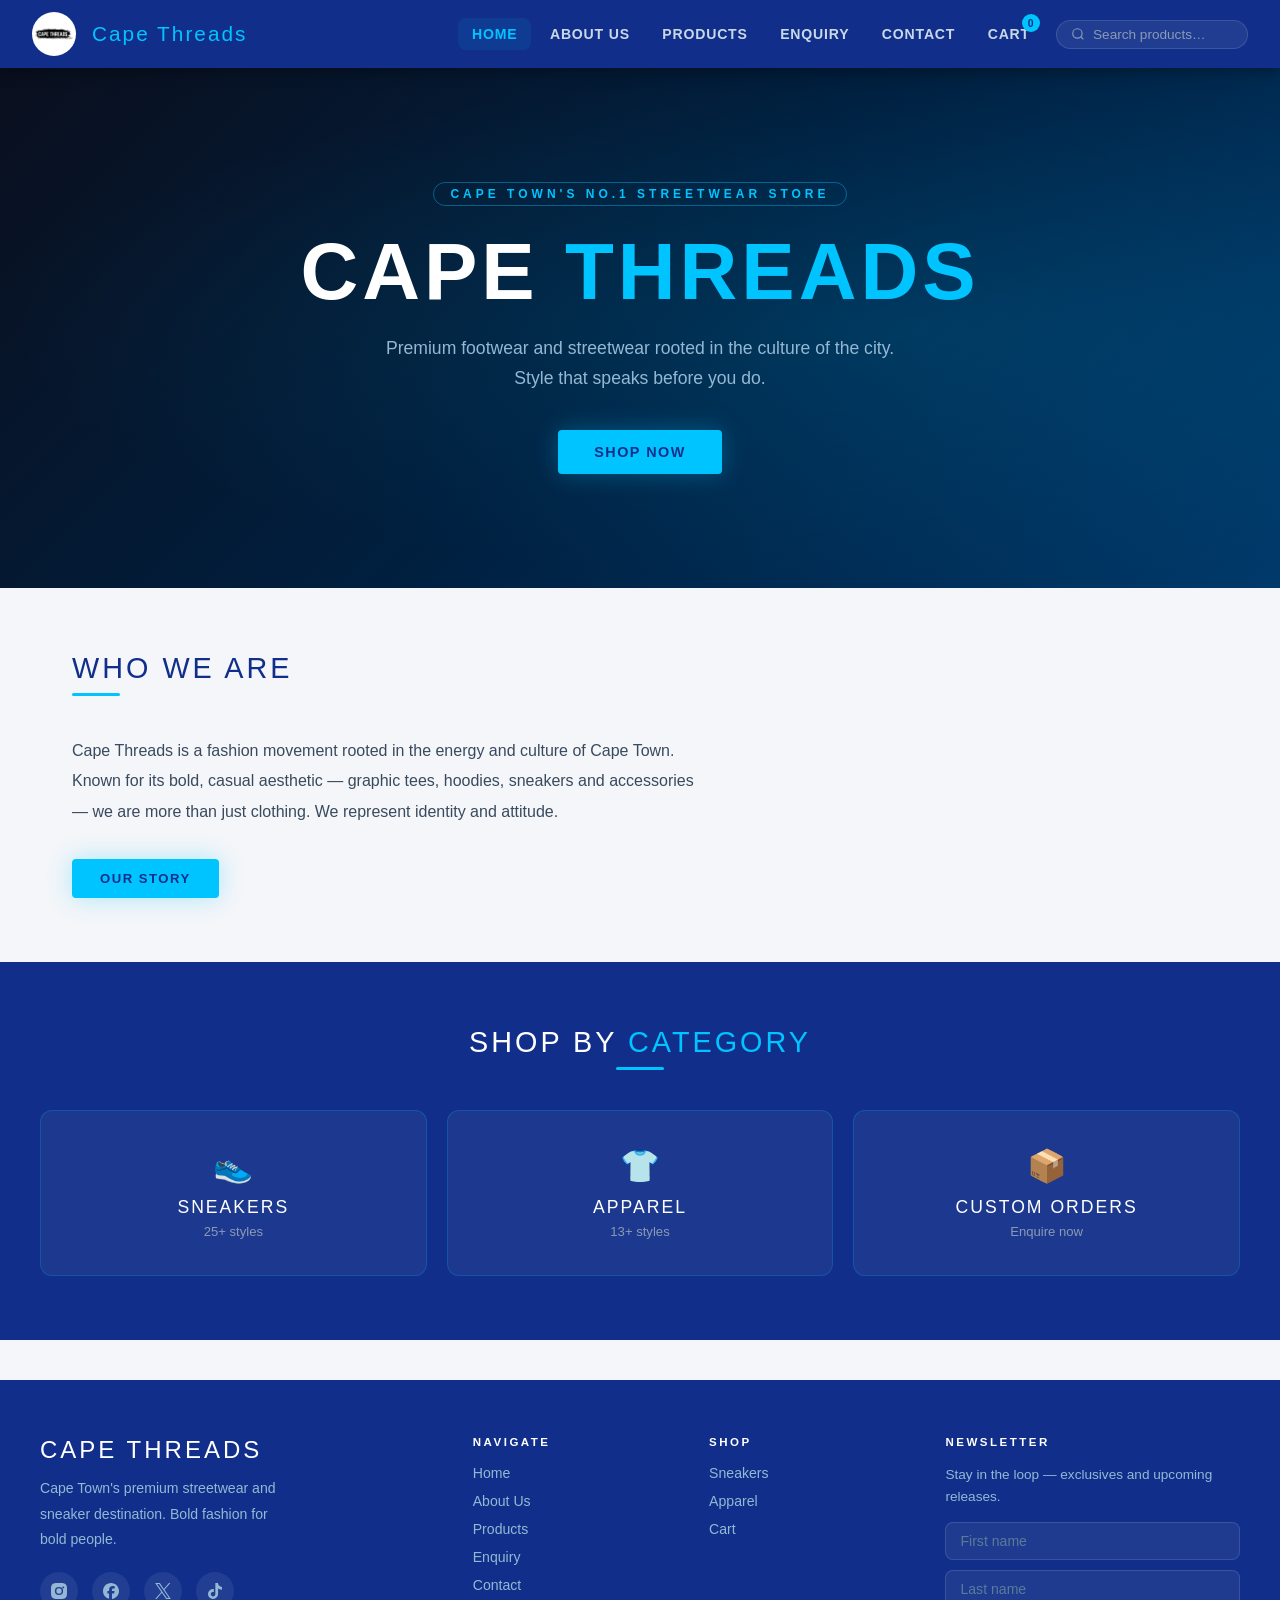
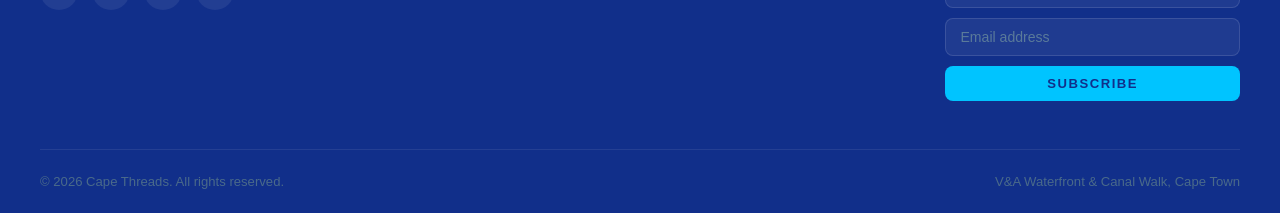
<file: index.html>
<!DOCTYPE html>
<html lang="en">
<head>
    <meta charset="UTF-8">
    <meta name="viewport" content="width=device-width, initial-scale=1.0">
    <title>Home Page  — Cape Threads</title>
    <link rel="stylesheet" href="style.css">
</head>
<body>
<!-- ===== HEADER ===== -->
<header>
  <div id="navbar">
    <img src="Images/logo.jpg" alt="Cape Threads Logo" class="logo">
    <span class="brand-name">Cape Threads</span>
    <div class="nav-links" id="navLinks">
      <a href="index.html" class="active">Home</a>
      <a href="Aboutus.html">About Us</a>
      <a href="Products.html">Products</a>
      <a href="Enquiry.html">Enquiry</a>
      <a href="Contactus.html">Contact</a>
      <a href="checkout.html" class="cart-link">Cart <span class="cart-badge" id="cartCount">0</span></a>
    </div>
    <div class="nav-search">
      <svg width="14" height="14" fill="none" stroke="currentColor" stroke-width="2" viewBox="0 0 24 24"><circle cx="11" cy="11" r="8"/><path d="m21 21-4.35-4.35"/></svg>
      <input type="text" placeholder="Search products…" id="globalSearch">
    </div>
    <div class="hamburger" id="hamburger" onclick="toggleMenu()">
      <span></span><span></span><span></span>
    </div>
  </div>
</header>

<!-- ===== HERO ===== -->
<main>
  <section class="hero">
    <div class="hero-bg"></div>
    <div class="hero-content">
      <span class="hero-eyebrow">Cape Town's No.1 Streetwear Store</span>
      <h1>Cape <span>Threads</span></h1>
      <p>Premium footwear and streetwear rooted in the culture of the city. Style that speaks before you do.</p>
      <a href="Products.html" class="btn-primary">Shop Now</a>
    </div>
  </section>

  <!-- ===== INTRO ===== -->
  <section class="section">
    <div class="section-title">Who We Are</div>
    <div class="section-divider"></div>
    <p style="max-width:640px; line-height:1.9; color:#3a4a5e; font-size:1rem;">
      Cape Threads is a fashion movement rooted in the energy and culture of Cape Town.
      Known for its bold, casual aesthetic — graphic tees, hoodies, sneakers and accessories —
      we are more than just clothing. We represent identity and attitude.
    </p>
    <div style="margin-top:32px;">
      <a href="Aboutus.html" class="btn-primary" style="font-size:0.82rem; padding:12px 28px;">Our Story</a>
    </div>
  </section>

  <!-- ===== FEATURED CATEGORIES ===== -->
  <section style="background: var(--navy); padding: 64px 32px;">
    <div style="max-width:1200px; margin:0 auto; text-align:center;">
      <div class="section-title" style="color:var(--white);">Shop by <span style="color:var(--accent);">Category</span></div>
      <div class="section-divider" style="margin: 8px auto 40px;"></div>
      <div style="display:grid; grid-template-columns:repeat(auto-fit,minmax(200px,1fr)); gap:20px;">
        <a href="Products.html#sneakers" style="background:rgba(255,255,255,0.05); border:1px solid rgba(0,196,255,0.2); border-radius:12px; padding:36px 20px; color:var(--white); transition:all 0.25s ease; display:block;" onmouseover="this.style.background='rgba(0,196,255,0.12)'" onmouseout="this.style.background='rgba(255,255,255,0.05)'">
          <div style="font-size:2rem; margin-bottom:12px;">👟</div>
          <div style="font-family:var(--font-display); font-size:1.1rem; letter-spacing:2px; text-transform:uppercase;">Sneakers</div>
          <div style="color:var(--grey); font-size:0.82rem; margin-top:6px;">25+ styles</div>
        </a>
        <a href="Products.html#apparel" style="background:rgba(255,255,255,0.05); border:1px solid rgba(0,196,255,0.2); border-radius:12px; padding:36px 20px; color:var(--white); transition:all 0.25s ease; display:block;" onmouseover="this.style.background='rgba(0,196,255,0.12)'" onmouseout="this.style.background='rgba(255,255,255,0.05)'">
          <div style="font-size:2rem; margin-bottom:12px;">👕</div>
          <div style="font-family:var(--font-display); font-size:1.1rem; letter-spacing:2px; text-transform:uppercase;">Apparel</div>
          <div style="color:var(--grey); font-size:0.82rem; margin-top:6px;">13+ styles</div>
        </a>
        <a href="Enquiry.html" style="background:rgba(255,255,255,0.05); border:1px solid rgba(0,196,255,0.2); border-radius:12px; padding:36px 20px; color:var(--white); transition:all 0.25s ease; display:block;" onmouseover="this.style.background='rgba(0,196,255,0.12)'" onmouseout="this.style.background='rgba(255,255,255,0.05)'">
          <div style="font-size:2rem; margin-bottom:12px;">📦</div>
          <div style="font-family:var(--font-display); font-size:1.1rem; letter-spacing:2px; text-transform:uppercase;">Custom Orders</div>
          <div style="color:var(--grey); font-size:0.82rem; margin-top:6px;">Enquire now</div>
        </a>
      </div>
    </div>
  </section>
</main>

<!-- ===== FOOTER ===== -->
<footer>
  <div class="footer-grid">
    <div class="footer-brand">
      <div class="logo-text">Cape Threads</div>
      <p>Cape Town's premium streetwear and sneaker destination. Bold fashion for bold people.</p>
      <div class="social-links">
        <a href="#" aria-label="Instagram"><svg viewBox="0 0 24 24"><path d="M7.03.084c-1.277.06-2.149.264-2.911.563C3.33.955 2.661 1.369 1.996 2.036 1.33 2.703.92 3.372.615 4.163.32 4.926.12 5.8.063 7.077.007 8.355-.006 8.765 0 12.025c.006 3.258.021 3.667.083 4.947.062 1.276.265 2.148.563 2.911.308.788.72 1.457 1.388 2.122.668.666 1.337 1.075 2.128 1.38.763.295 1.636.496 2.913.552 1.278.056 1.688.069 4.948.063 3.258-.007 3.667-.021 4.947-.083 1.28-.061 2.148-.265 2.91-.563.789-.308 1.457-.72 2.122-1.388.666-.668 1.075-1.337 1.38-2.128.295-.763.495-1.636.552-2.913.056-1.28.069-1.69.063-4.948-.007-3.259-.021-3.667-.083-4.947-.061-1.28-.265-2.149-.563-2.911-.308-.789-.72-1.457-1.388-2.122C21.298 1.33 20.628.921 19.837.617 19.074.321 18.2.12 16.924.064 15.647.007 15.236-.006 11.976 0 8.717.006 8.31.021 7.03.084M12 5.838a6.162 6.162 0 1 1 0 12.324 6.162 6.162 0 0 1 0-12.324M12 8a4 4 0 1 0 0 8 4 4 0 0 0 0-8m6.406-2.845a1.44 1.44 0 1 1 0 2.88 1.44 1.44 0 0 1 0-2.88"/></svg></a>
        <a href="#" aria-label="Facebook"><svg viewBox="0 0 24 24"><path d="M9.101 23.691v-7.98H6.627v-3.667h2.474v-1.58c0-4.085 1.848-5.978 5.858-5.978.401 0 .955.042 1.468.103a8.68 8.68 0 0 1 1.141.195v3.325a8.623 8.623 0 0 0-.653-.036 26.805 26.805 0 0 0-.733-.009c-.707 0-1.259.096-1.675.309a1.686 1.686 0 0 0-.679.622c-.258.42-.374.995-.374 1.752v1.297h3.919l-.386 2.103-.287 1.564h-3.246v8.245C19.396 23.238 24 18.179 24 12.044c0-6.627-5.373-12-12-12s-12 5.373-12 12c0 5.628 3.874 10.35 9.101 11.647Z"/></svg></a>
        <a href="#" aria-label="X/Twitter"><svg viewBox="0 0 24 24"><path d="M14.234 10.162 22.977 0h-2.072l-7.591 8.824L7.251 0H.258l9.168 13.343L.258 24H2.33l8.016-9.318L16.749 24h6.993zm-2.837 3.299-.929-1.329L3.076 1.56h3.182l5.965 8.532.929 1.329 7.754 11.09h-3.182z"/></svg></a>
        <a href="#" aria-label="TikTok"><svg viewBox="0 0 24 24"><path d="M12.525.02c1.31-.02 2.61-.01 3.91-.02.08 1.53.63 3.09 1.75 4.17 1.12 1.11 2.7 1.62 4.24 1.79v4.03c-1.44-.05-2.89-.35-4.2-.97-.57-.26-1.1-.59-1.62-.93-.01 2.92.01 5.84-.02 8.75-.08 1.4-.54 2.79-1.35 3.94-1.31 1.92-3.58 3.17-5.91 3.21-1.43.08-2.86-.31-4.08-1.03-2.02-1.19-3.44-3.37-3.65-5.71-.02-.5-.03-1-.01-1.49.18-1.9 1.12-3.72 2.58-4.96 1.66-1.44 3.98-2.13 6.15-1.72.02 1.48-.04 2.96-.04 4.44-.99-.32-2.15-.23-3.02.37-.63.41-1.11 1.04-1.36 1.75-.21.51-.15 1.07-.14 1.61.24 1.64 1.82 3.02 3.5 2.87 1.12-.01 2.19-.66 2.77-1.61.19-.33.4-.67.41-1.06.1-1.79.06-3.57.07-5.36.01-4.03-.01-8.05.02-12.07z"/></svg></a>
      </div>
    </div>
    <div class="footer-col">
      <h5>Navigate</h5>
      <ul>
        <li><a href="index.html">Home</a></li>
        <li><a href="Aboutus.html">About Us</a></li>
        <li><a href="Products.html">Products</a></li>
        <li><a href="Enquiry.html">Enquiry</a></li>
        <li><a href="Contactus.html">Contact</a></li>
      </ul>
    </div>
    <div class="footer-col">
      <h5>Shop</h5>
      <ul>
        <li><a href="Products.html#sneakers">Sneakers</a></li>
        <li><a href="Products.html#apparel">Apparel</a></li>
        <li><a href="checkout.html">Cart</a></li>
      </ul>
    </div>
    <div class="footer-col">
      <h5>Newsletter</h5>
      <p style="font-size:0.85rem; margin-bottom:14px; line-height:1.6;">Stay in the loop — exclusives and upcoming releases.</p>
      <div class="newsletter-form" id="newsletterForm">
        <input type="text" placeholder="First name" id="nlName">
        <input type="text" placeholder="Last name" id="nlLast">
        <input type="email" placeholder="Email address" id="nlEmail">
        <button type="button" onclick="subscribeNewsletter()">Subscribe</button>
        <p id="nlMsg" style="font-size:0.8rem; color:var(--accent); display:none;">✓ You're subscribed!</p>
      </div>
    </div>
  </div>
  <div class="footer-bottom">
    <span>© 2026 Cape Threads. All rights reserved.</span>
    <span>V&amp;A Waterfront &amp; Canal Walk, Cape Town</span>
  </div>
</footer>

<script src="script.js"></script>
<script>
  function toggleMenu() {
    document.getElementById('navLinks').classList.toggle('open');
  }
  function subscribeNewsletter() {
    const name = document.getElementById('nlName').value.trim();
    const email = document.getElementById('nlEmail').value.trim();
    const msg = document.getElementById('nlMsg');
    if (!name || !email || !email.includes('@')) {
      alert('Please enter your name and a valid email.');
      return;
    }
    msg.style.display = 'block';
    document.getElementById('nlName').value = '';
    document.getElementById('nlLast').value = '';
    document.getElementById('nlEmail').value = '';
  }
</script>
</body>
</html>
</file>
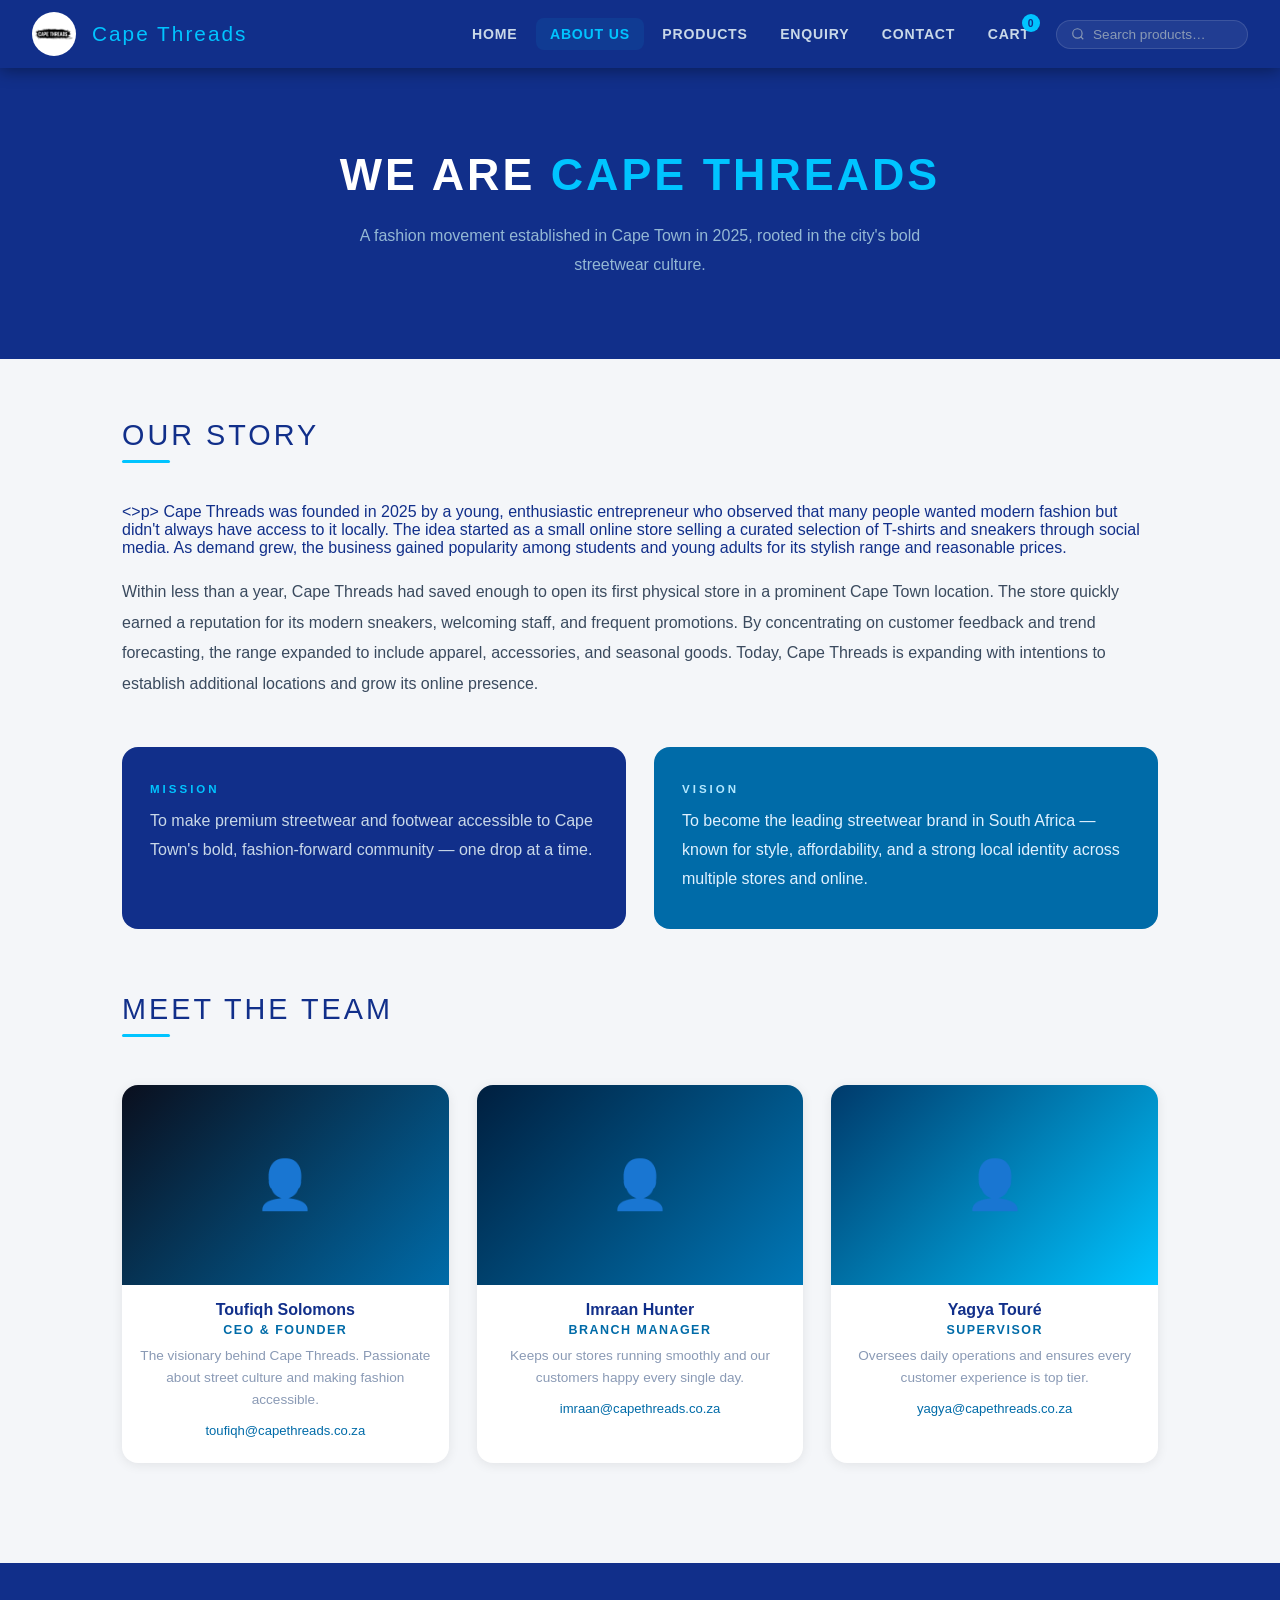
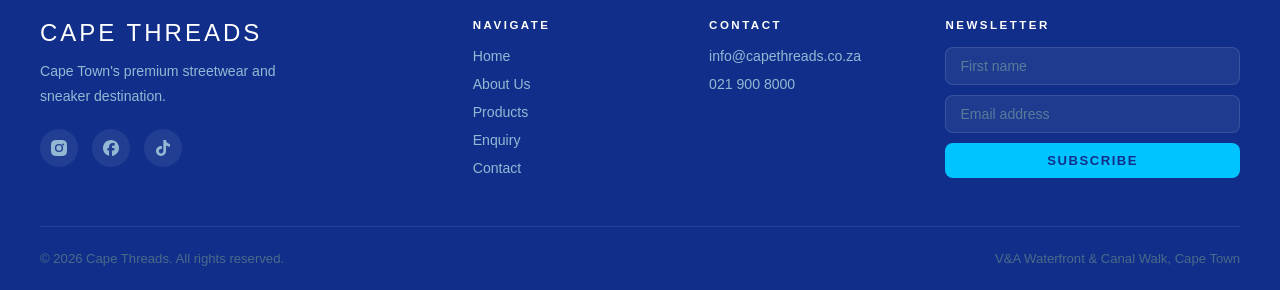
<file: Aboutus.html>
<!DOCTYPE html>
<html lang="en">
<head>
    <meta charset="UTF-8">
    <meta name="viewport" content="width=device-width, initial-scale=1.0">
    <title>About Us — Cape Threads</title>
    <link rel="stylesheet" href="style.css">
</head>
<body>
   <!---- Header ---->
<header>
        <!--NavBar-->
        <div id="navbar">
          <img src="Images/logo.jpg" alt="Cape Threads Logo" class="logo">  
        <span class="brand-name">Cape Threads</span>
    <div class="nav-links" id="navLinks">
      <a href="index.html">Home</a>
      <a href="Aboutus.html" class="active">About Us</a>
      <a href="Products.html">Products</a>
      <a href="Enquiry.html">Enquiry</a>
      <a href="Contactus.html">Contact</a>
      <a href="checkout.html" class="cart-link">Cart <span class="cart-badge" id="cartCount">0</span></a>
    </div>
    <div class="nav-search">
      <svg width="14" height="14" fill="none" stroke="currentColor" stroke-width="2" viewBox="0 0 24 24"><circle cx="11" cy="11" r="8"/><path d="m21 21-4.35-4.35"/></svg>
      <input type="text" placeholder="Search products…">
    </div>
    <div class="hamburger" onclick="toggleMenu()">
      <span></span><span></span><span></span>
    </div>
  </div>
</header>
    <!---- About Hero ---->
    <div class="about-hero">
      <h1>We Are <span>Cape Threads</span></h1>
      <p>A fashion movement established in Cape Town in 2025, rooted in the city's bold streetwear culture.</p>
    </div>
    <!---- Main ---->
    <main>
  
    <!-- Story -->
      <div class="about-body">
          <div class="section-title">Our Story</div>
              <div class="section-divider"></div>
                  <>p>
      Cape Threads was founded in 2025 by a young, enthusiastic entrepreneur who observed that many people
      wanted modern fashion but didn't always have access to it locally. The idea started as a small online
      store selling a curated selection of T-shirts and sneakers through social media. As demand grew, the
      business gained popularity among students and young adults for its stylish range and reasonable prices.
    </p>
    <p style="margin-top:20px;">
      Within less than a year, Cape Threads had saved enough to open its first physical store in a prominent
      Cape Town location. The store quickly earned a reputation for its modern sneakers, welcoming staff, and
      frequent promotions. By concentrating on customer feedback and trend forecasting, the range expanded to
      include apparel, accessories, and seasonal goods. Today, Cape Threads is expanding with intentions to
      establish additional locations and grow its online presence.
    </p>

    <!-- Mission + Vision -->
    <div style="display:grid; grid-template-columns:1fr 1fr; gap:28px; margin-top:48px;">
      <div style="background:var(--navy); color:var(--white); border-radius:16px; padding:36px 28px;">
        <div style="font-size:0.72rem; letter-spacing:3px; text-transform:uppercase; color:var(--accent); margin-bottom:12px; font-weight:700;">Mission</div>
        <p style="color:#c9d8e8; line-height:1.8;">To make premium streetwear and footwear accessible to Cape Town's bold, fashion-forward community — one drop at a time.</p>
      </div>
      <div style="background:var(--blue); color:var(--white); border-radius:16px; padding:36px 28px;">
        <div style="font-size:0.72rem; letter-spacing:3px; text-transform:uppercase; color:#b3e8ff; margin-bottom:12px; font-weight:700;">Vision</div>
        <p style="color:#dff1ff; line-height:1.8;">To become the leading streetwear brand in South Africa — known for style, affordability, and a strong local identity across multiple stores and online.</p>
      </div>
    </div>

    <!-- Team -->
    <div style="margin-top:64px;">
      <div class="section-title">Meet the Team</div>
      <div class="section-divider"></div>
      <div class="team-grid">

        <div class="team-card">
          <div style="width:100%; height:200px; background:linear-gradient(135deg,#0a0f1e,#006ba8); display:flex; align-items:center; justify-content:center; font-size:3rem;">👤</div>
          <h3>Toufiqh Solomons</h3>
          <div class="role">CEO &amp; Founder</div>
          <p>The visionary behind Cape Threads. Passionate about street culture and making fashion accessible.</p>
          <a href="mailto:toufiqh@capethreads.co.za" style="display:inline-block; margin-top:12px;">toufiqh@capethreads.co.za</a>
        </div>

        <div class="team-card">
          <div style="width:100%; height:200px; background:linear-gradient(135deg,#001f3f,#0077b6); display:flex; align-items:center; justify-content:center; font-size:3rem;">👤</div>
          <h3>Imraan Hunter</h3>
          <div class="role">Branch Manager</div>
          <p>Keeps our stores running smoothly and our customers happy every single day.</p>
          <a href="mailto:imraan@capethreads.co.za" style="display:inline-block; margin-top:12px;">imraan@capethreads.co.za</a>
        </div>

        <div class="team-card">
          <div style="width:100%; height:200px; background:linear-gradient(135deg,#003a6b,#00c4ff); display:flex; align-items:center; justify-content:center; font-size:3rem;">👤</div>
          <h3>Yagya Touré</h3>
          <div class="role">Supervisor</div>
          <p>Oversees daily operations and ensures every customer experience is top tier.</p>
          <a href="mailto:yagya@capethreads.co.za" style="display:inline-block; margin-top:12px;">yagya@capethreads.co.za</a>
        </div>

      </div>
    </div>
  </div>

</main>
        
     <!--Footer-->
     <footer>
  <div class="footer-grid">
    <div class="footer-brand">
      <div class="logo-text">Cape Threads</div>
      <p>Cape Town's premium streetwear and sneaker destination.</p>
      <div class="social-links">
        <a href="#" aria-label="Instagram"><svg viewBox="0 0 24 24"><path d="M7.03.084c-1.277.06-2.149.264-2.911.563C3.33.955 2.661 1.369 1.996 2.036 1.33 2.703.92 3.372.615 4.163.32 4.926.12 5.8.063 7.077.007 8.355-.006 8.765 0 12.025c.006 3.258.021 3.667.083 4.947.062 1.276.265 2.148.563 2.911.308.788.72 1.457 1.388 2.122.668.666 1.337 1.075 2.128 1.38.763.295 1.636.496 2.913.552 1.278.056 1.688.069 4.948.063 3.258-.007 3.667-.021 4.947-.083 1.28-.061 2.148-.265 2.91-.563.789-.308 1.457-.72 2.122-1.388.666-.668 1.075-1.337 1.38-2.128.295-.763.495-1.636.552-2.913.056-1.28.069-1.69.063-4.948-.007-3.259-.021-3.667-.083-4.947-.061-1.28-.265-2.149-.563-2.911-.308-.789-.72-1.457-1.388-2.122C21.298 1.33 20.628.921 19.837.617 19.074.321 18.2.12 16.924.064 15.647.007 15.236-.006 11.976 0 8.717.006 8.31.021 7.03.084M12 5.838a6.162 6.162 0 1 1 0 12.324 6.162 6.162 0 0 1 0-12.324M12 8a4 4 0 1 0 0 8 4 4 0 0 0 0-8m6.406-2.845a1.44 1.44 0 1 1 0 2.88 1.44 1.44 0 0 1 0-2.88"/></svg></a>
        <a href="#" aria-label="Facebook"><svg viewBox="0 0 24 24"><path d="M9.101 23.691v-7.98H6.627v-3.667h2.474v-1.58c0-4.085 1.848-5.978 5.858-5.978.401 0 .955.042 1.468.103a8.68 8.68 0 0 1 1.141.195v3.325a8.623 8.623 0 0 0-.653-.036 26.805 26.805 0 0 0-.733-.009c-.707 0-1.259.096-1.675.309a1.686 1.686 0 0 0-.679.622c-.258.42-.374.995-.374 1.752v1.297h3.919l-.386 2.103-.287 1.564h-3.246v8.245C19.396 23.238 24 18.179 24 12.044c0-6.627-5.373-12-12-12s-12 5.373-12 12c0 5.628 3.874 10.35 9.101 11.647Z"/></svg></a>
        <a href="#" aria-label="TikTok"><svg viewBox="0 0 24 24"><path d="M12.525.02c1.31-.02 2.61-.01 3.91-.02.08 1.53.63 3.09 1.75 4.17 1.12 1.11 2.7 1.62 4.24 1.79v4.03c-1.44-.05-2.89-.35-4.2-.97-.57-.26-1.1-.59-1.62-.93-.01 2.92.01 5.84-.02 8.75-.08 1.4-.54 2.79-1.35 3.94-1.31 1.92-3.58 3.17-5.91 3.21-1.43.08-2.86-.31-4.08-1.03-2.02-1.19-3.44-3.37-3.65-5.71-.02-.5-.03-1-.01-1.49.18-1.9 1.12-3.72 2.58-4.96 1.66-1.44 3.98-2.13 6.15-1.72.02 1.48-.04 2.96-.04 4.44-.99-.32-2.15-.23-3.02.37-.63.41-1.11 1.04-1.36 1.75-.21.51-.15 1.07-.14 1.61.24 1.64 1.82 3.02 3.5 2.87 1.12-.01 2.19-.66 2.77-1.61.19-.33.4-.67.41-1.06.1-1.79.06-3.57.07-5.36.01-4.03-.01-8.05.02-12.07z"/></svg></a>
      </div>
    </div>
    <div class="footer-col">
      <h5>Navigate</h5>
      <ul>
        <li><a href="index.html">Home</a></li>
        <li><a href="Aboutus.html">About Us</a></li>
        <li><a href="Products.html">Products</a></li>
        <li><a href="Enquiry.html">Enquiry</a></li>
        <li><a href="Contactus.html">Contact</a></li>
      </ul>
    </div>
    <div class="footer-col">
      <h5>Contact</h5>
      <ul>
        <li><a href="mailto:info@capethreads.co.za">info@capethreads.co.za</a></li>
        <li><a href="tel:+27219008000">021 900 8000</a></li>
      </ul>
    </div>
    <div class="footer-col">
      <h5>Newsletter</h5>
      <div class="newsletter-form">
        <input type="text" placeholder="First name" id="nlName">
        <input type="email" placeholder="Email address" id="nlEmail">
        <button type="button" onclick="subscribeNewsletter()">Subscribe</button>
        <p id="nlMsg" style="font-size:0.8rem; color:var(--accent); display:none;">✓ You're subscribed!</p>
      </div>
    </div>
  </div>
  <div class="footer-bottom">
    <span>© 2026 Cape Threads. All rights reserved.</span>
    <span>V&amp;A Waterfront &amp; Canal Walk, Cape Town</span>
  </div>
</footer>

      <!--SCRIPT-->
   <script src="script.js"></script>
<script>
  function toggleMenu() {
    document.getElementById('navLinks').classList.toggle('open');
  }
  window.addEventListener('load', () => {
    const cart = JSON.parse(sessionStorage.getItem('ct_cart') || '[]');
    document.getElementById('cartCount').textContent = cart.length;
  });
  function subscribeNewsletter() {
    const name = document.getElementById('nlName').value.trim();
    const email = document.getElementById('nlEmail').value.trim();
    if (!name || !email.includes('@')) { alert('Please enter your name and a valid email.'); return; }
    document.getElementById('nlMsg').style.display = 'block';
    document.getElementById('nlName').value = '';
    document.getElementById('nlEmail').value = '';
  }
</script>

</body>
</html>
</file>
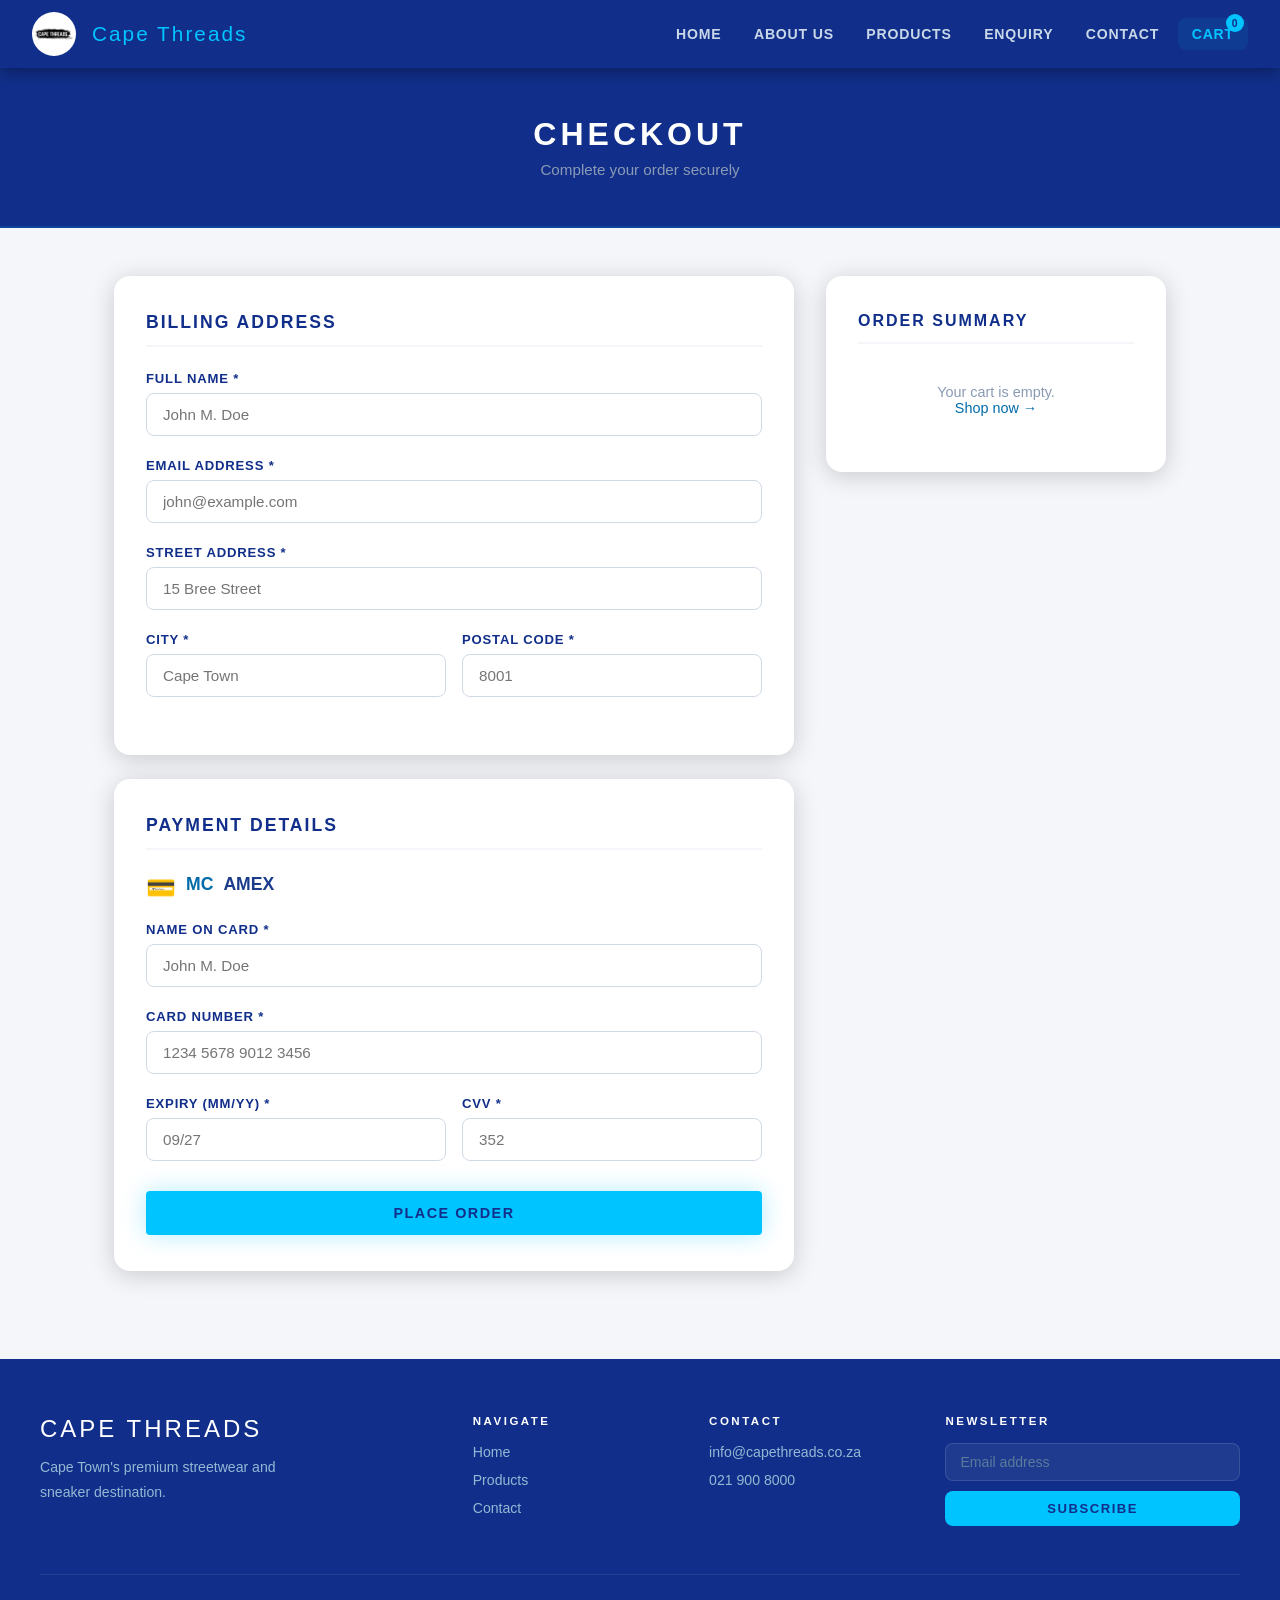
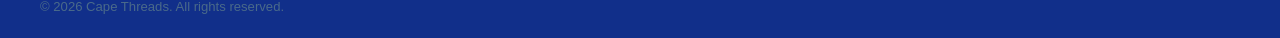
<file: checkout.html>
<!DOCTYPE html>
<html lang="en">
<head>
    <meta charset="UTF-8">
    <meta name="viewport" content="width=device-width, initial-scale=1.0">
    <title>Document</title>
    <link rel="stylesheet" href="style.css">
</head>
<body>
   <!---- HEADER ---->
<header>
  <div id="navbar">
    <img src="Images/logo.jpg" alt="Cape Threads Logo" class="logo">
    <span class="brand-name">Cape Threads</span>
    <div class="nav-links" id="navLinks">
      <a href="index.html">Home</a>
      <a href="Aboutus.html">About Us</a>
      <a href="Products.html">Products</a>
      <a href="Enquiry.html">Enquiry</a>
      <a href="Contactus.html">Contact</a>
      <a href="checkout.html" class="active cart-link">Cart <span class="cart-badge" id="cartCount">0</span></a>
    </div>
    <div class="hamburger" onclick="toggleMenu()">
      <span></span><span></span><span></span>
    </div>
  </div>
</header>

<div class="page-banner">
  <h1>Checkout</h1>
  <p>Complete your order securely</p>
</div>

<main>
  <div class="checkout-wrapper">

    <!-- Billing + Payment form -->
    <div>
      <div class="checkout-form-card" style="margin-bottom:24px;">
        <h3>Billing Address</h3>
        <div class="form-group">
          <label for="fname">Full Name *</label>
          <input type="text" id="fname" placeholder="John M. Doe" autocomplete="name">
          <span class="field-error" id="fnameErr">Please enter your full name.</span>
        </div>
        <div class="form-group">
          <label for="femail">Email Address *</label>
          <input type="email" id="femail" placeholder="john@example.com" autocomplete="email">
          <span class="field-error" id="femailErr">Please enter a valid email address.</span>
        </div>
        <div class="form-group">
          <label for="fadr">Street Address *</label>
          <input type="text" id="fadr" placeholder="15 Bree Street" autocomplete="street-address">
          <span class="field-error" id="fadrErr">Please enter your address.</span>
        </div>
        <div class="checkout-row">
          <div class="form-group">
            <label for="fcity">City *</label>
            <input type="text" id="fcity" placeholder="Cape Town" autocomplete="address-level2">
            <span class="field-error" id="fcityErr">Required.</span>
          </div>
          <div class="form-group">
            <label for="fzip">Postal Code *</label>
            <input type="text" id="fzip" placeholder="8001" maxlength="4">
            <span class="field-error" id="fzipErr">4-digit postal code required.</span>
          </div>
        </div>
      </div>

      <div class="checkout-form-card">
        <h3>Payment Details</h3>
        <div class="accepted-cards">
          <span title="Visa">💳</span>
          <span title="Mastercard" style="font-size:1.1rem; font-weight:700; color:var(--blue);">MC</span>
          <span title="Amex" style="font-size:1.1rem; font-weight:700; color:#1a3c8b;">AMEX</span>
        </div>
        <div class="form-group">
          <label for="ccname">Name on Card *</label>
          <input type="text" id="ccname" placeholder="John M. Doe">
          <span class="field-error" id="ccnameErr">Please enter the name on your card.</span>
        </div>
        <div class="form-group">
          <label for="ccnum">Card Number *</label>
          <input type="text" id="ccnum" placeholder="1234 5678 9012 3456" maxlength="19">
          <span class="field-error" id="ccnumErr">Please enter a valid 16-digit card number.</span>
        </div>
        <div class="checkout-row">
          <div class="form-group">
            <label for="expiry">Expiry (MM/YY) *</label>
            <input type="text" id="expiry" placeholder="09/27" maxlength="5">
            <span class="field-error" id="expiryErr">Enter expiry as MM/YY.</span>
          </div>
          <div class="form-group">
            <label for="cvv">CVV *</label>
            <input type="text" id="cvv" placeholder="352" maxlength="4">
            <span class="field-error" id="cvvErr">Enter 3–4 digit CVV.</span>
          </div>
        </div>

        <div class="form-response" id="checkoutResponse"></div>

        <button class="btn-primary" style="width:100%; font-size:0.9rem; padding:14px; margin-top:8px;" onclick="submitCheckout()" id="checkoutBtn">
          Place Order
        </button>
      </div>
    </div>

    <!-- Cart Summary -->
    <div class="cart-summary">
      <h4>Order Summary</h4>
      <div id="cartItems">
        <p style="color:var(--grey); font-size:0.9rem; text-align:center; padding:20px 0;">Your cart is empty.<br><a href="Products.html" style="color:var(--blue);">Shop now →</a></p>
      </div>
      <div class="cart-total" id="cartTotal" style="display:none;">
        <span>Total</span>
        <span id="totalAmount">R0</span>
      </div>
    </div>

  </div>
</main>

<!-- ===== FOOTER ===== -->
<footer>
  <div class="footer-grid">
    <div class="footer-brand">
      <div class="logo-text">Cape Threads</div>
      <p>Cape Town's premium streetwear and sneaker destination.</p>
    </div>
    <div class="footer-col">
      <h5>Navigate</h5>
      <ul>
        <li><a href="index.html">Home</a></li>
        <li><a href="Products.html">Products</a></li>
        <li><a href="Contactus.html">Contact</a></li>
      </ul>
    </div>
    <div class="footer-col">
      <h5>Contact</h5>
      <ul>
        <li><a href="mailto:info@capethreads.co.za">info@capethreads.co.za</a></li>
        <li><a href="tel:+27219008000">021 900 8000</a></li>
      </ul>
    </div>
    <div class="footer-col">
      <h5>Newsletter</h5>
      <div class="newsletter-form">
        <input type="email" placeholder="Email address" id="nlEmail">
        <button type="button" onclick="subscribeNewsletter()">Subscribe</button>
      </div>
    </div>
  </div>
  <div class="footer-bottom">
    <span>© 2026 Cape Threads. All rights reserved.</span>
  </div>
</footer>

<script src="script.js"></script>
<script>
  function toggleMenu() {
    document.getElementById('navLinks').classList.toggle('open');
  }

  // Format card number
  document.getElementById('ccnum').addEventListener('input', function() {
    let v = this.value.replace(/\D/g,'').substring(0,16);
    this.value = v.replace(/(.{4})/g,'$1 ').trim();
  });

  // Format expiry
  document.getElementById('expiry').addEventListener('input', function() {
    let v = this.value.replace(/\D/g,'');
    if (v.length >= 2) v = v.substring(0,2) + '/' + v.substring(2,4);
    this.value = v;
  });

  // Load cart from session
  window.addEventListener('load', () => {
    const cart = JSON.parse(sessionStorage.getItem('ct_cart') || '[]');
    document.getElementById('cartCount').textContent = cart.length;

    if (cart.length > 0) {
      const container = document.getElementById('cartItems');
      container.innerHTML = '';
      let total = 0;
      cart.forEach(item => {
        total += item.price;
        const div = document.createElement('div');
        div.className = 'cart-item';
        div.innerHTML = `<span class="cart-item-name">${item.name}</span><span class="cart-item-price">R${item.price.toFixed(2)}</span>`;
        container.appendChild(div);
      });
      document.getElementById('cartTotal').style.display = 'flex';
      document.getElementById('totalAmount').textContent = 'R' + total.toFixed(2);
    }
  });

  function setErr(id, errId, show) {
    const el = document.getElementById(id);
    const err = document.getElementById(errId);
    if (show) { el.classList.add('error-field'); err.classList.add('show'); }
    else { el.classList.remove('error-field'); err.classList.remove('show'); }
    return !show;
  }

  function submitCheckout() {
    let valid = true;
    if (!setErr('fname','fnameErr', document.getElementById('fname').value.trim().length < 2)) valid = false;
    if (!setErr('femail','femailErr', !/^[^\s@]+@[^\s@]+\.[^\s@]+$/.test(document.getElementById('femail').value.trim()))) valid = false;
    if (!setErr('fadr','fadrErr', document.getElementById('fadr').value.trim().length < 3)) valid = false;
    if (!setErr('fcity','fcityErr', document.getElementById('fcity').value.trim().length < 2)) valid = false;
    if (!setErr('fzip','fzipErr', !/^\d{4}$/.test(document.getElementById('fzip').value.trim()))) valid = false;
    if (!setErr('ccname','ccnameErr', document.getElementById('ccname').value.trim().length < 2)) valid = false;
    if (!setErr('ccnum','ccnumErr', document.getElementById('ccnum').value.replace(/\s/g,'').length !== 16)) valid = false;
    if (!setErr('expiry','expiryErr', !/^\d{2}\/\d{2}$/.test(document.getElementById('expiry').value.trim()))) valid = false;
    if (!setErr('cvv','cvvErr', !/^\d{3,4}$/.test(document.getElementById('cvv').value.trim()))) valid = false;
    if (!valid) return;

    const btn = document.getElementById('checkoutBtn');
    btn.textContent = 'Processing…';
    btn.disabled = true;

    setTimeout(() => {
      const resp = document.getElementById('checkoutResponse');
      resp.className = 'form-response success';
      resp.style.display = 'block';
      resp.innerHTML = '<strong>✓ Order placed successfully!</strong><br>A confirmation will be sent to your email address.';
      sessionStorage.removeItem('ct_cart');
      document.getElementById('cartCount').textContent = '0';
      btn.textContent = 'Order Placed ✓';
      resp.scrollIntoView({ behavior: 'smooth' });
    }, 1400);
  }

  function subscribeNewsletter() {
    const email = document.getElementById('nlEmail').value.trim();
    if (!email.includes('@')) { alert('Please enter a valid email.'); return; }
    alert('✓ Subscribed!');
    document.getElementById('nlEmail').value = '';
  }
</script>
</body>
</html>
</file>
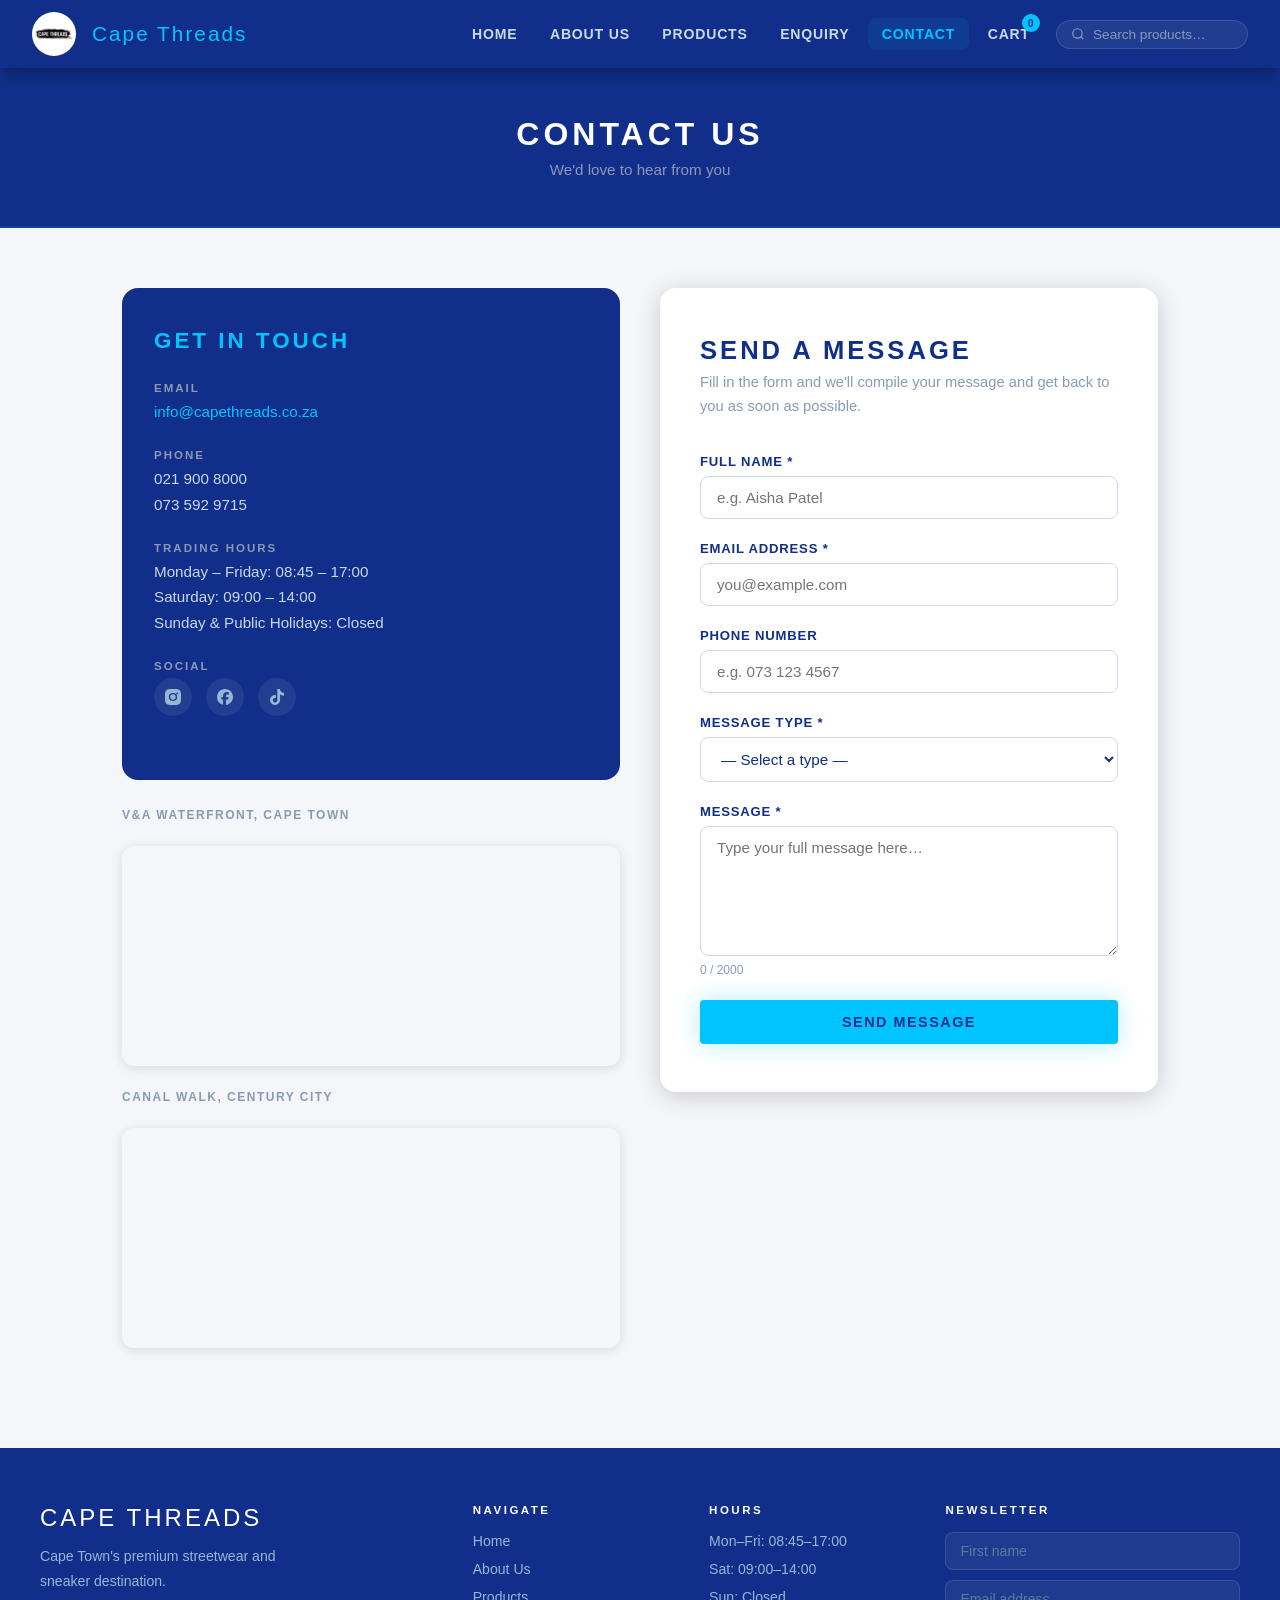
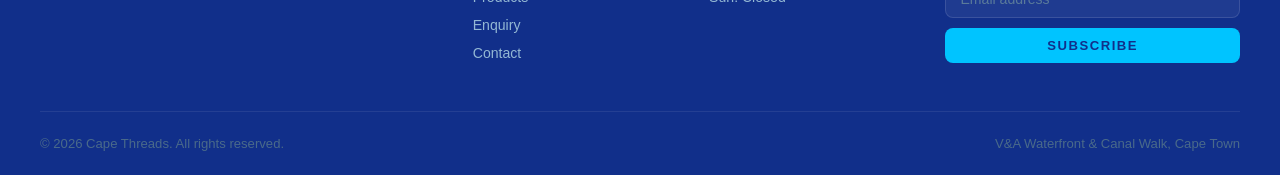
<file: Contactus.html>
<!DOCTYPE html>
<html lang="en">
<head>
    <meta charset="UTF-8">
    <meta name="viewport" content="width=device-width, initial-scale=1.0">
    <title>Contact Us  — Cape Threads</title>
    <link rel="stylesheet" href="style.css">
</head>
<body>
<!--Start of Contactus-->
    <!-- ===== HEADER ===== -->
<header>
  <div id="navbar">
    <img src="Images/logo.jpg" alt="Cape Threads Logo" class="logo">
    <span class="brand-name">Cape Threads</span>
    <div class="nav-links" id="navLinks">
      <a href="index.html">Home</a>
      <a href="Aboutus.html">About Us</a>
      <a href="Products.html">Products</a>
      <a href="Enquiry.html">Enquiry</a>
      <a href="Contactus.html" class="active">Contact</a>
      <a href="checkout.html" class="cart-link">Cart <span class="cart-badge" id="cartCount">0</span></a>
    </div>
    <div class="nav-search">
      <svg width="14" height="14" fill="none" stroke="currentColor" stroke-width="2" viewBox="0 0 24 24"><circle cx="11" cy="11" r="8"/><path d="m21 21-4.35-4.35"/></svg>
      <input type="text" placeholder="Search products…">
    </div>
    <div class="hamburger" onclick="toggleMenu()">
      <span></span><span></span><span></span>
    </div>
  </div>
</header>

<!-- ===== PAGE BANNER ===== -->
<div class="page-banner">
  <h1>Contact Us</h1>
  <p>We'd love to hear from you</p>
</div>

<!-- ===== MAIN ===== -->
<main>
  <div class="contact-grid">

    <!-- Left: Info + Maps -->
    <div>
      <div class="contact-info-card">
        <h2>Get In Touch</h2>

        <div class="contact-item">
          <div class="label">Email</div>
          <p><a href="mailto:info@capethreads.co.za" style="color:var(--accent);">info@capethreads.co.za</a></p>
        </div>

        <div class="contact-item">
          <div class="label">Phone</div>
          <p>021 900 8000<br>073 592 9715</p>
        </div>

        <div class="contact-item">
          <div class="label">Trading Hours</div>
          <p>
            Monday – Friday: 08:45 – 17:00<br>
            Saturday: 09:00 – 14:00<br>
            Sunday &amp; Public Holidays: Closed
          </p>
        </div>

        <div class="contact-item">
          <div class="label">Social</div>
          <div class="social-links" style="margin-top:6px;">
            <a href="#" aria-label="Instagram"><svg viewBox="0 0 24 24"><path d="M7.03.084c-1.277.06-2.149.264-2.911.563C3.33.955 2.661 1.369 1.996 2.036 1.33 2.703.92 3.372.615 4.163.32 4.926.12 5.8.063 7.077.007 8.355-.006 8.765 0 12.025c.006 3.258.021 3.667.083 4.947.062 1.276.265 2.148.563 2.911.308.788.72 1.457 1.388 2.122.668.666 1.337 1.075 2.128 1.38.763.295 1.636.496 2.913.552 1.278.056 1.688.069 4.948.063 3.258-.007 3.667-.021 4.947-.083 1.28-.061 2.148-.265 2.91-.563.789-.308 1.457-.72 2.122-1.388.666-.668 1.075-1.337 1.38-2.128.295-.763.495-1.636.552-2.913.056-1.28.069-1.69.063-4.948-.007-3.259-.021-3.667-.083-4.947-.061-1.28-.265-2.149-.563-2.911-.308-.789-.72-1.457-1.388-2.122C21.298 1.33 20.628.921 19.837.617 19.074.321 18.2.12 16.924.064 15.647.007 15.236-.006 11.976 0 8.717.006 8.31.021 7.03.084M12 5.838a6.162 6.162 0 1 1 0 12.324 6.162 6.162 0 0 1 0-12.324M12 8a4 4 0 1 0 0 8 4 4 0 0 0 0-8m6.406-2.845a1.44 1.44 0 1 1 0 2.88 1.44 1.44 0 0 1 0-2.88"/></svg></a>
            <a href="#" aria-label="Facebook"><svg viewBox="0 0 24 24"><path d="M9.101 23.691v-7.98H6.627v-3.667h2.474v-1.58c0-4.085 1.848-5.978 5.858-5.978.401 0 .955.042 1.468.103a8.68 8.68 0 0 1 1.141.195v3.325a8.623 8.623 0 0 0-.653-.036 26.805 26.805 0 0 0-.733-.009c-.707 0-1.259.096-1.675.309a1.686 1.686 0 0 0-.679.622c-.258.42-.374.995-.374 1.752v1.297h3.919l-.386 2.103-.287 1.564h-3.246v8.245C19.396 23.238 24 18.179 24 12.044c0-6.627-5.373-12-12-12s-12 5.373-12 12c0 5.628 3.874 10.35 9.101 11.647Z"/></svg></a>
            <a href="#" aria-label="TikTok"><svg viewBox="0 0 24 24"><path d="M12.525.02c1.31-.02 2.61-.01 3.91-.02.08 1.53.63 3.09 1.75 4.17 1.12 1.11 2.7 1.62 4.24 1.79v4.03c-1.44-.05-2.89-.35-4.2-.97-.57-.26-1.1-.59-1.62-.93-.01 2.92.01 5.84-.02 8.75-.08 1.4-.54 2.79-1.35 3.94-1.31 1.92-3.58 3.17-5.91 3.21-1.43.08-2.86-.31-4.08-1.03-2.02-1.19-3.44-3.37-3.65-5.71-.02-.5-.03-1-.01-1.49.18-1.9 1.12-3.72 2.58-4.96 1.66-1.44 3.98-2.13 6.15-1.72.02 1.48-.04 2.96-.04 4.44-.99-.32-2.15-.23-3.02.37-.63.41-1.11 1.04-1.36 1.75-.21.51-.15 1.07-.14 1.61.24 1.64 1.82 3.02 3.5 2.87 1.12-.01 2.19-.66 2.77-1.61.19-.33.4-.67.41-1.06.1-1.79.06-3.57.07-5.36.01-4.03-.01-8.05.02-12.07z"/></svg></a>
          </div>
        </div>
      </div>

      <!-- Maps -->
      <div class="map-label" style="margin-top:28px; color:var(--grey);">V&amp;A Waterfront, Cape Town</div>
      <div class="map-container">
        <iframe src="https://www.google.com/maps/embed?pb=!1m18!1m12!1m3!1d13245.418663201026!2d18.41356756988742!3d-33.90627041249027!2m3!1f0!2f0!3f0!3m2!1i1024!2i768!4f13.1!3m3!1m2!1s0x1dcc6750cf9544a5%3A0x1dc3860578bb4780!2sV%26A%20Waterfront!5e0!3m2!1sen!2sza!4v1776500140244!5m2!1sen!2sza" allowfullscreen="" loading="lazy" referrerpolicy="no-referrer-when-downgrade"></iframe>
      </div>

      <div class="map-label" style="margin-top:24px; color:var(--grey);">Canal Walk, Century City</div>
      <div class="map-container">
        <iframe src="https://www.google.com/maps/embed?pb=!1m18!1m12!1m3!1d3311.8641923039554!2d18.509364876376907!3d-33.89315132032163!2m3!1f0!2f0!3f0!3m2!1i1024!2i768!4f13.1!3m3!1m2!1s0x1dcc5c11d3c4841f%3A0x9f5bb7491ff8dca8!2sCanal%20Walk%20Shopping%20Centre!5e0!3m2!1sen!2sza!4v1776500496909!5m2!1sen!2sza" allowfullscreen="" loading="lazy" referrerpolicy="no-referrer-when-downgrade"></iframe>
      </div>
    </div>

    <!-- Right: Contact Form -->
    <div class="form-card">
      <h2>Send a Message</h2>
      <p class="form-subtitle">Fill in the form and we'll compile your message and get back to you as soon as possible.</p>

      <div class="form-response" id="formResponse"></div>

      <form id="contactForm" novalidate>

        <div class="form-group">
          <label for="cName">Full Name *</label>
          <input type="text" id="cName" name="name" placeholder="e.g. Aisha Patel" autocomplete="name">
          <span class="field-error" id="cNameErr">Please enter your full name.</span>
        </div>

        <div class="form-group">
          <label for="cEmail">Email Address *</label>
          <input type="email" id="cEmail" name="email" placeholder="you@example.com" autocomplete="email">
          <span class="field-error" id="cEmailErr">Please enter a valid email address.</span>
        </div>

        <div class="form-group">
          <label for="cPhone">Phone Number</label>
          <input type="tel" id="cPhone" name="phone" placeholder="e.g. 073 123 4567">
          <span class="field-error" id="cPhoneErr">Please enter a valid 10-digit SA number.</span>
        </div>

        <div class="form-group">
          <label for="cMessageType">Message Type *</label>
          <select id="cMessageType" name="messageType">
            <option value="">— Select a type —</option>
            <option value="General Inquiry">General Inquiry</option>
            <option value="Complaint">Complaint</option>
            <option value="Compliment">Compliment</option>
            <option value="Partnership">Partnership</option>
            <option value="Press / Media">Press / Media</option>
            <option value="Other">Other</option>
          </select>
          <span class="field-error" id="cMessageTypeErr">Please select a message type.</span>
        </div>

        <div class="form-group">
          <label for="cMessage">Message *</label>
          <textarea id="cMessage" name="message" placeholder="Type your full message here…" maxlength="2000"></textarea>
          <span class="field-error" id="cMessageErr">Please enter a message (at least 20 characters).</span>
          <span style="font-size:0.75rem; color:var(--grey);" id="cCharCount">0 / 2000</span>
        </div>

        <button type="submit" class="btn-primary" style="width:100%; font-size:0.9rem; padding:14px;" id="cSubmitBtn">
          Send Message
        </button>
      </form>
    </div>

  </div>
</main>

<!-- ===== FOOTER ===== -->
<footer>
  <div class="footer-grid">
    <div class="footer-brand">
      <div class="logo-text">Cape Threads</div>
      <p>Cape Town's premium streetwear and sneaker destination.</p>
    </div>
    <div class="footer-col">
      <h5>Navigate</h5>
      <ul>
        <li><a href="index.html">Home</a></li>
        <li><a href="Aboutus.html">About Us</a></li>
        <li><a href="Products.html">Products</a></li>
        <li><a href="Enquiry.html">Enquiry</a></li>
        <li><a href="Contactus.html">Contact</a></li>
      </ul>
    </div>
    <div class="footer-col">
      <h5>Hours</h5>
      <ul>
        <li><a>Mon–Fri: 08:45–17:00</a></li>
        <li><a>Sat: 09:00–14:00</a></li>
        <li><a>Sun: Closed</a></li>
      </ul>
    </div>
    <div class="footer-col">
      <h5>Newsletter</h5>
      <div class="newsletter-form">
        <input type="text" placeholder="First name" id="nlName">
        <input type="email" placeholder="Email address" id="nlEmail">
        <button type="button" onclick="subscribeNewsletter()">Subscribe</button>
        <p id="nlMsg" style="font-size:0.8rem; color:var(--accent); display:none;">✓ You're subscribed!</p>
      </div>
    </div>
  </div>
  <div class="footer-bottom">
    <span>© 2026 Cape Threads. All rights reserved.</span>
    <span>V&amp;A Waterfront &amp; Canal Walk, Cape Town</span>
  </div>
</footer>

<script src="script.js"></script>
<script>
  function toggleMenu() {
    document.getElementById('navLinks').classList.toggle('open');
  }

  document.getElementById('cMessage').addEventListener('input', function() {
    document.getElementById('cCharCount').textContent = this.value.length + ' / 2000';
  });

  function setErr(inputId, errId, show) {
    const input = document.getElementById(inputId);
    const err = document.getElementById(errId);
    if (show) { input.classList.add('error-field'); err.classList.add('show'); }
    else { input.classList.remove('error-field'); err.classList.remove('show'); }
    return !show;
  }

  function validateContact() {
    let valid = true;
    const name = document.getElementById('cName').value.trim();
    const email = document.getElementById('cEmail').value.trim();
    const phone = document.getElementById('cPhone').value.trim();
    const type = document.getElementById('cMessageType').value;
    const msg = document.getElementById('cMessage').value.trim();

    if (!setErr('cName', 'cNameErr', name.length < 2)) valid = false;
    if (!setErr('cEmail', 'cEmailErr', !/^[^\s@]+@[^\s@]+\.[^\s@]+$/.test(email))) valid = false;
    if (phone && !setErr('cPhone', 'cPhoneErr', !/^0[6-8][0-9]{8}$/.test(phone.replace(/\s/g,'')))) valid = false;
    if (!setErr('cMessageType', 'cMessageTypeErr', !type)) valid = false;
    if (!setErr('cMessage', 'cMessageErr', msg.length < 20)) valid = false;

    return valid;
  }

  ['cName','cEmail','cPhone','cMessageType','cMessage'].forEach(id => {
    const el = document.getElementById(id);
    if (el) el.addEventListener('blur', validateContact);
  });

  document.getElementById('contactForm').addEventListener('submit', function(e) {
    e.preventDefault();
    if (!validateContact()) return;

    const btn = document.getElementById('cSubmitBtn');
    btn.textContent = 'Sending…';
    btn.disabled = true;

    const formData = {
      to: 'info@capethreads.co.za',
      from: document.getElementById('cEmail').value.trim(),
      name: document.getElementById('cName').value.trim(),
      phone: document.getElementById('cPhone').value.trim() || 'Not provided',
      type: document.getElementById('cMessageType').value,
      message: document.getElementById('cMessage').value.trim(),
      timestamp: new Date().toLocaleString('en-ZA')
    };

    // Simulate AJAX POST to email handler
    // In production: replace with fetch('/api/contact', { method:'POST', body: JSON.stringify(formData) })
    setTimeout(() => {
      const resp = document.getElementById('formResponse');
      resp.className = 'form-response success';
      resp.style.display = 'block';
      resp.innerHTML = `
        <strong>✓ Message sent, ${formData.name}!</strong><br>
        Your <em>${formData.type}</em> message has been compiled and sent to our team at
        <em>info@capethreads.co.za</em>. We'll reply to <em>${formData.from}</em> shortly.
      `;
      document.getElementById('contactForm').reset();
      document.getElementById('cCharCount').textContent = '0 / 2000';
      btn.textContent = 'Send Message';
      btn.disabled = false;
      resp.scrollIntoView({ behavior: 'smooth' });
    }, 1200);
  });

  window.addEventListener('load', () => {
    const cart = JSON.parse(sessionStorage.getItem('ct_cart') || '[]');
    document.getElementById('cartCount').textContent = cart.length;
  });

  function subscribeNewsletter() {
    const name = document.getElementById('nlName').value.trim();
    const email = document.getElementById('nlEmail').value.trim();
    if (!name || !email.includes('@')) { alert('Please enter your name and a valid email.'); return; }
    document.getElementById('nlMsg').style.display = 'block';
    document.getElementById('nlName').value = '';
    document.getElementById('nlEmail').value = '';
  }
</script>
</body>
</html
</file>
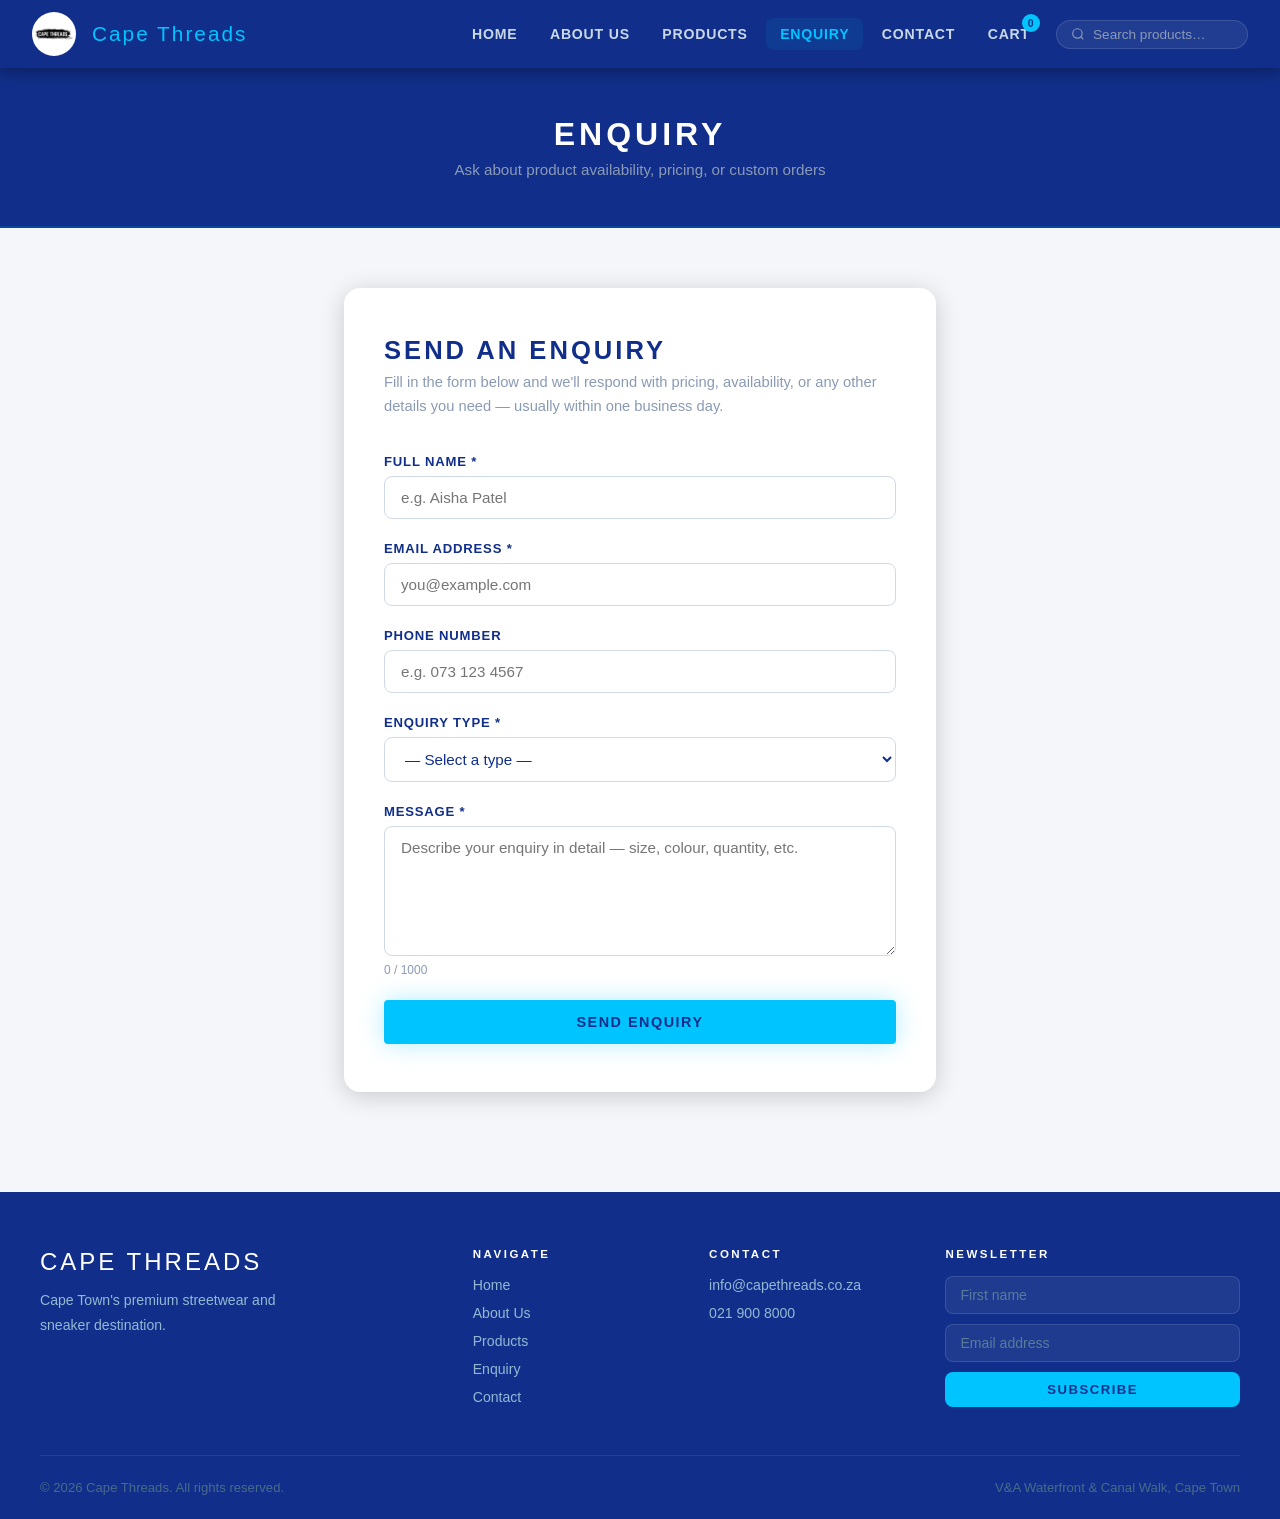
<file: Enquiry.html>
<!DOCTYPE html>
<html lang="en">
<head>
    <meta charset="UTF-8">
    <meta name="viewport" content="width=device-width, initial-scale=1.0">
    <title>Enquiry  — Cape Threads</title>
    <link rel="stylesheet" href="style.css">
</head>
<body>
<!-- ===== HEADER ===== -->
<header>
  <div id="navbar">
    <img src="Images/logo.jpg" alt="Cape Threads Logo" class="logo">
    <span class="brand-name">Cape Threads</span>
    <div class="nav-links" id="navLinks">
      <a href="index.html">Home</a>
      <a href="Aboutus.html">About Us</a>
      <a href="Products.html">Products</a>
      <a href="Enquiry.html" class="active">Enquiry</a>
      <a href="Contactus.html">Contact</a>
      <a href="checkout.html" class="cart-link">Cart <span class="cart-badge" id="cartCount">0</span></a>
    </div>
    <div class="nav-search">
      <svg width="14" height="14" fill="none" stroke="currentColor" stroke-width="2" viewBox="0 0 24 24"><circle cx="11" cy="11" r="8"/><path d="m21 21-4.35-4.35"/></svg>
      <input type="text" placeholder="Search products…">
    </div>
    <div class="hamburger" onclick="toggleMenu()">
      <span></span><span></span><span></span>
    </div>
  </div>
</header>

<!-- ===== PAGE BANNER ===== -->
<div class="page-banner">
  <h1>Enquiry</h1>
  <p>Ask about product availability, pricing, or custom orders</p>
</div>

<!-- ===== MAIN ===== -->
<main>
  <div class="form-page">
    <div class="form-card">
      <h2>Send an Enquiry</h2>
      <p class="form-subtitle">Fill in the form below and we'll respond with pricing, availability, or any other details you need — usually within one business day.</p>

      <!-- Response message -->
      <div class="form-response" id="formResponse"></div>

      <form id="enquiryForm" novalidate>

        <!-- Full Name -->
        <div class="form-group">
          <label for="fullName">Full Name *</label>
          <input type="text" id="fullName" name="fullName" placeholder="e.g. Aisha Patel" autocomplete="name">
          <span class="field-error" id="fullNameErr">Please enter your full name (at least 2 characters).</span>
        </div>

        <!-- Email -->
        <div class="form-group">
          <label for="email">Email Address *</label>
          <input type="email" id="email" name="email" placeholder="you@example.com" autocomplete="email">
          <span class="field-error" id="emailErr">Please enter a valid email address.</span>
        </div>

        <!-- Phone -->
        <div class="form-group">
          <label for="phone">Phone Number</label>
          <input type="tel" id="phone" name="phone" placeholder="e.g. 073 123 4567">
          <span class="field-error" id="phoneErr">Please enter a valid South African phone number (10 digits).</span>
        </div>

        <!-- Enquiry Type -->
        <div class="form-group">
          <label for="enquiryType">Enquiry Type *</label>
          <select id="enquiryType" name="enquiryType">
            <option value="">— Select a type —</option>
            <option value="product-availability">Product Availability</option>
            <option value="pricing">Pricing</option>
            <option value="custom-order">Custom / Bulk Order</option>
            <option value="sponsorship">Sponsorship</option>
            <option value="volunteer">Volunteering</option>
            <option value="other">Other</option>
          </select>
          <span class="field-error" id="enquiryTypeErr">Please select an enquiry type.</span>
        </div>

        <!-- Product Name (conditional) -->
        <div class="form-group" id="productNameGroup" style="display:none;">
          <label for="productName">Product Name / SKU</label>
          <input type="text" id="productName" name="productName" placeholder="e.g. Nike Air Force 1 '07">
        </div>

        <!-- Message -->
        <div class="form-group">
          <label for="message">Message *</label>
          <textarea id="message" name="message" placeholder="Describe your enquiry in detail — size, colour, quantity, etc." maxlength="1000"></textarea>
          <span class="field-error" id="messageErr">Please enter a message (at least 20 characters).</span>
          <span style="font-size:0.75rem; color:var(--grey);" id="charCount">0 / 1000</span>
        </div>

        <button type="submit" class="btn-primary" style="width:100%; font-size:0.9rem; padding:14px;" id="submitBtn">
          Send Enquiry
        </button>
      </form>
    </div>
  </div>
</main>

<!-- ===== FOOTER ===== -->
<footer>
  <div class="footer-grid">
    <div class="footer-brand">
      <div class="logo-text">Cape Threads</div>
      <p>Cape Town's premium streetwear and sneaker destination.</p>
    </div>
    <div class="footer-col">
      <h5>Navigate</h5>
      <ul>
        <li><a href="index.html">Home</a></li>
        <li><a href="Aboutus.html">About Us</a></li>
        <li><a href="Products.html">Products</a></li>
        <li><a href="Enquiry.html">Enquiry</a></li>
        <li><a href="Contactus.html">Contact</a></li>
      </ul>
    </div>
    <div class="footer-col">
      <h5>Contact</h5>
      <ul>
        <li><a href="mailto:info@capethreads.co.za">info@capethreads.co.za</a></li>
        <li><a href="tel:+27219008000">021 900 8000</a></li>
      </ul>
    </div>
    <div class="footer-col">
      <h5>Newsletter</h5>
      <div class="newsletter-form">
        <input type="text" placeholder="First name" id="nlName">
        <input type="email" placeholder="Email address" id="nlEmail">
        <button type="button" onclick="subscribeNewsletter()">Subscribe</button>
        <p id="nlMsg" style="font-size:0.8rem; color:var(--accent); display:none;">✓ You're subscribed!</p>
      </div>
    </div>
  </div>
  <div class="footer-bottom">
    <span>© 2026 Cape Threads. All rights reserved.</span>
    <span>V&amp;A Waterfront &amp; Canal Walk, Cape Town</span>
  </div>
</footer>

<script src="script.js"></script>
<script>
  function toggleMenu() {
    document.getElementById('navLinks').classList.toggle('open');
  }

  // Show product name field when relevant enquiry type selected
  document.getElementById('enquiryType').addEventListener('change', function() {
    const show = ['product-availability','pricing','custom-order'].includes(this.value);
    document.getElementById('productNameGroup').style.display = show ? 'block' : 'none';
  });

  // Char counter
  document.getElementById('message').addEventListener('input', function() {
    document.getElementById('charCount').textContent = this.value.length + ' / 1000';
  });

  // --- Validation helpers ---
  function setError(inputId, errId, show) {
    const input = document.getElementById(inputId);
    const err = document.getElementById(errId);
    if (show) {
      input.classList.add('error-field');
      err.classList.add('show');
    } else {
      input.classList.remove('error-field');
      err.classList.remove('show');
    }
    return !show;
  }

  function validateForm() {
    let valid = true;
    const name = document.getElementById('fullName').value.trim();
    const email = document.getElementById('email').value.trim();
    const phone = document.getElementById('phone').value.trim();
    const type = document.getElementById('enquiryType').value;
    const message = document.getElementById('message').value.trim();

    if (!setError('fullName', 'fullNameErr', name.length < 2)) valid = false;
    if (!setError('email', 'emailErr', !/^[^\s@]+@[^\s@]+\.[^\s@]+$/.test(email))) valid = false;
    if (phone && !setError('phone', 'phoneErr', !/^0[6-8][0-9]{8}$/.test(phone.replace(/\s/g,'')))) valid = false;
    if (!setError('enquiryType', 'enquiryTypeErr', !type)) valid = false;
    if (!setError('message', 'messageErr', message.length < 20)) valid = false;

    return valid;
  }

  // Live validation on blur
  ['fullName','email','phone','enquiryType','message'].forEach(id => {
    const el = document.getElementById(id);
    if (el) el.addEventListener('blur', validateForm);
  });

  // --- AJAX-style form submission ---
  document.getElementById('enquiryForm').addEventListener('submit', function(e) {
    e.preventDefault();
    if (!validateForm()) return;

    const btn = document.getElementById('submitBtn');
    btn.textContent = 'Sending…';
    btn.disabled = true;

    // Build enquiry summary
    const enquiryData = {
      name: document.getElementById('fullName').value.trim(),
      email: document.getElementById('email').value.trim(),
      phone: document.getElementById('phone').value.trim() || 'Not provided',
      type: document.getElementById('enquiryType').value,
      product: document.getElementById('productName').value.trim() || 'N/A',
      message: document.getElementById('message').value.trim(),
      submittedAt: new Date().toLocaleString('en-ZA')
    };

    // Simulate AJAX submission (replace fetch URL with your backend)
    setTimeout(() => {
      const resp = document.getElementById('formResponse');
      resp.className = 'form-response success';
      resp.style.display = 'block';
      resp.innerHTML = `
        <strong>✓ Enquiry received, ${enquiryData.name}!</strong><br>
        We'll respond to <em>${enquiryData.email}</em> regarding your
        <em>${enquiryData.type.replace(/-/g,' ')}</em> enquiry within one business day.
      `;
      document.getElementById('enquiryForm').reset();
      document.getElementById('charCount').textContent = '0 / 1000';
      document.getElementById('productNameGroup').style.display = 'none';
      btn.textContent = 'Send Enquiry';
      btn.disabled = false;
      resp.scrollIntoView({ behavior: 'smooth' });
    }, 1200);
  });

  // Cart init
  window.addEventListener('load', () => {
    const cart = JSON.parse(sessionStorage.getItem('ct_cart') || '[]');
    document.getElementById('cartCount').textContent = cart.length;
  });

  function subscribeNewsletter() {
    const name = document.getElementById('nlName').value.trim();
    const email = document.getElementById('nlEmail').value.trim();
    if (!name || !email.includes('@')) { alert('Please enter your name and a valid email.'); return; }
    document.getElementById('nlMsg').style.display = 'block';
    document.getElementById('nlName').value = '';
    document.getElementById('nlEmail').value = '';
  }
</script>
</body>
</html>
</file>
<file: style.css>
/* --- TOKENS --- */
:root {
  --navy:    #112f8a;
  --blue:    #006ba8;
  --accent:  #00c4ff;
  --white:   #ffffff;
  --offwhite:#f4f6f9;
  --grey:    #8a9ab5;
  --card-bg: #111827;
  --error:   #ff4d4f;
  --success: #22c55e;
  --radius:  8px;
  --transition: 0.25s ease;
  --shadow:  0 4px 24px rgba(0,0,0,0.18);
  --font-display: 'Arial Black', 'Impact', sans-serif;
  --font-body:    Arial, sans-serif;
}

/* --- RESET --- */
*, *::before, *::after { margin:0; padding:0; box-sizing:border-box; }
html { scroll-behavior: smooth; }
body {
  font-family: var(--font-body);
  font-size: 16px;
  background: var(--offwhite);
  color: var(--navy);
  display: flex;
  flex-direction: column;
  min-height: 100vh;
}
img { max-width: 100%; display: block; }
a { text-decoration: none; color: inherit; }
ul { list-style: none; }

/* NAVBAR */
header {
  background: var(--navy);
  position: sticky;
  top: 0;
  z-index: 1000;
  box-shadow: 0 2px 16px rgba(0,0,0,0.4);
}

#navbar, .navbar {
  display: flex;
  align-items: center;
  padding: 0 32px;
  height: 68px;
  gap: 0;
}

#navbar .logo, .navbar .logo {
  height: 44px;
  width: 44px;
  border-radius: 50%;
  object-fit: cover;
  margin-right: 16px;
  flex-shrink: 0;
}

.brand-name {
  font-family: var(--font-display);
  color: var(--accent);
  font-size: 1.3rem;
  letter-spacing: 2px;
  margin-right: auto;
  white-space: nowrap;
}

#navbar a, .navbar a {
  color: #c9d8e8;
  font-size: 0.88rem;
  font-weight: 600;
  letter-spacing: 0.8px;
  text-transform: uppercase;
  padding: 8px 14px;
  border-radius: var(--radius);
  transition: color var(--transition), background var(--transition);
  white-space: nowrap;
}
#navbar a:hover, .navbar a:hover,
#navbar a.active, .navbar a.active {
  color: var(--accent);
  background: rgba(0,196,255,0.08);
}

/* Cart badge */
.cart-link {
  position: relative;
}
.cart-badge {
  position: absolute;
  top: -4px;
  right: 4px;
  background: var(--accent);
  color: var(--navy);
  font-size: 0.65rem;
  font-weight: 700;
  border-radius: 50%;
  width: 18px;
  height: 18px;
  display: flex;
  align-items: center;
  justify-content: center;
}

/* Search bar */
.nav-search {
  display: flex;
  align-items: center;
  background: rgba(255,255,255,0.07);
  border: 1px solid rgba(255,255,255,0.12);
  border-radius: 20px;
  padding: 6px 14px;
  margin-left: 12px;
  gap: 8px;
}
.nav-search input {
  background: none;
  border: none;
  outline: none;
  color: var(--white);
  font-size: 0.85rem;
  width: 140px;
}
.nav-search input::placeholder { color: var(--grey); }
.nav-search svg { color: var(--grey); flex-shrink: 0; }

/* Hamburger */
.hamburger {
  display: none;
  flex-direction: column;
  cursor: pointer;
  gap: 5px;
  margin-left: auto;
  padding: 8px;
}
.hamburger span {
  display: block;
  width: 24px;
  height: 2px;
  background: var(--white);
  border-radius: 2px;
  transition: var(--transition);
}

/* Mobile nav */
@media (max-width: 900px) {
  #navbar, .navbar {
    flex-wrap: wrap;
    height: auto;
    padding: 12px 20px;
  }
  .hamburger { display: flex; }
  .nav-links {
    display: none;
    width: 100%;
    flex-direction: column;
    padding: 12px 0;
    gap: 4px;
  }
  .nav-links.open { display: flex; }
  .nav-search { width: 100%; margin: 8px 0 0; }
  .nav-search input { width: 100%; }
}

/* ============================================================
   HERO
   ============================================================ */
.hero {
  position: relative;
  background: var(--navy);
  min-height: 520px;
  display: flex;
  align-items: center;
  justify-content: center;
  overflow: hidden;
  text-align: center;
}
.hero-bg {
  position: absolute;
  inset: 0;
  background: linear-gradient(135deg, #0a0f1e 0%, #001f3f 50%, #003a6b 100%);
  z-index: 0;
}
.hero-bg::after {
  content: '';
  position: absolute;
  inset: 0;
  background: radial-gradient(ellipse at 70% 50%, rgba(0,196,255,0.12) 0%, transparent 70%);
}
.hero-content {
  position: relative;
  z-index: 1;
  padding: 60px 24px;
}
.hero-eyebrow {
  display: inline-block;
  font-size: 0.75rem;
  font-weight: 700;
  letter-spacing: 4px;
  text-transform: uppercase;
  color: var(--accent);
  border: 1px solid rgba(0,196,255,0.4);
  border-radius: 20px;
  padding: 4px 16px;
  margin-bottom: 24px;
}
.hero h1 {
  font-family: var(--font-display);
  font-size: clamp(2.4rem, 7vw, 5rem);
  color: var(--white);
  letter-spacing: 4px;
  line-height: 1.05;
  text-transform: uppercase;
}
.hero h1 span { color: var(--accent); }
.hero p {
  font-size: 1.1rem;
  color: #94b8d4;
  margin: 20px auto 36px;
  max-width: 520px;
  line-height: 1.7;
}
.btn-primary {
  display: inline-block;
  background: var(--accent);
  color: var(--navy);
  font-weight: 800;
  font-size: 0.9rem;
  letter-spacing: 1.5px;
  text-transform: uppercase;
  padding: 14px 36px;
  border-radius: 4px;
  border: none;
  cursor: pointer;
  transition: background var(--transition), transform var(--transition), box-shadow var(--transition);
  box-shadow: 0 0 24px rgba(0,196,255,0.3);
}
.btn-primary:hover {
  background: #33cfff;
  transform: translateY(-2px);
  box-shadow: 0 0 36px rgba(0,196,255,0.5);
}

/* ============================================================
   MAIN / PAGE SECTIONS
   ============================================================ */
main {
  flex: 1;
  padding-bottom: 40px;
}

.section {
  padding: 64px 32px;
  max-width: 1200px;
  margin: 0 auto;
}

.section-title {
  font-family: var(--font-display);
  font-size: 1.8rem;
  letter-spacing: 3px;
  text-transform: uppercase;
  color: var(--navy);
  margin-bottom: 8px;
}
.section-title span { color: var(--blue); }
.section-divider {
  width: 48px;
  height: 3px;
  background: var(--accent);
  border-radius: 2px;
  margin-bottom: 40px;
}

/* ============================================================
   PRODUCT GRID
   ============================================================ */
.product-section { padding: 48px 32px; max-width: 1300px; margin: 0 auto; }
.product-section h1 {
  font-family: var(--font-display);
  font-size: 2rem;
  letter-spacing: 4px;
  text-transform: uppercase;
  text-align: center;
  color: var(--navy);
  margin-bottom: 8px;
}
.category-label {
  font-size: 0.75rem;
  font-weight: 700;
  letter-spacing: 4px;
  text-transform: uppercase;
  color: var(--blue);
  text-align: center;
  margin-bottom: 32px;
  display: flex;
  align-items: center;
  gap: 16px;
  justify-content: center;
}
.category-label::before, .category-label::after {
  content: '';
  flex: 1;
  max-width: 120px;
  height: 1px;
  background: var(--blue);
  opacity: 0.3;
}

/* Search & Filter bar */
.filter-bar {
  display: flex;
  gap: 12px;
  align-items: center;
  justify-content: center;
  flex-wrap: wrap;
  margin-bottom: 36px;
}
.filter-bar input[type="text"] {
  padding: 10px 18px;
  border: 1.5px solid #d0dae6;
  border-radius: 24px;
  font-size: 0.9rem;
  outline: none;
  min-width: 220px;
  transition: border-color var(--transition);
}
.filter-bar input[type="text"]:focus { border-color: var(--blue); }
.filter-bar select {
  padding: 10px 16px;
  border: 1.5px solid #d0dae6;
  border-radius: 24px;
  font-size: 0.9rem;
  outline: none;
  background: var(--white);
  cursor: pointer;
  transition: border-color var(--transition);
}
.filter-bar select:focus { border-color: var(--blue); }

/* Grid */
.product-grid {
  display: grid;
  grid-template-columns: repeat(auto-fill, minmax(220px, 1fr));
  gap: 24px;
}
.product-card {
  background: var(--white);
  border-radius: 12px;
  overflow: hidden;
  box-shadow: 0 2px 12px rgba(0,0,0,0.08);
  transition: transform var(--transition), box-shadow var(--transition);
  display: flex;
  flex-direction: column;
}
.product-card:hover {
  transform: translateY(-5px);
  box-shadow: var(--shadow);
}
.product-card img {
  width: 100%;
  height: 200px;
  object-fit: cover;
  background: #e8edf3;
}
.product-info {
  padding: 14px 16px 16px;
  flex: 1;
  display: flex;
  flex-direction: column;
  gap: 6px;
}
.product-info h3 {
  font-size: 0.9rem;
  font-weight: 700;
  color: var(--navy);
  line-height: 1.4;
}
.product-price {
  font-size: 1rem;
  font-weight: 800;
  color: var(--blue);
}
.btn-cart {
  margin-top: auto;
  padding-top: 10px;
}
.btn-cart button {
  width: 100%;
  background: var(--navy);
  color: var(--white);
  border: none;
  border-radius: 6px;
  padding: 10px;
  font-size: 0.82rem;
  font-weight: 700;
  letter-spacing: 1px;
  text-transform: uppercase;
  cursor: pointer;
  transition: background var(--transition);
}
.btn-cart button:hover { background: var(--blue); }

/* ============================================================
   FORMS (Enquiry + Contact)
   ============================================================ */
.form-page {
  max-width: 640px;
  margin: 60px auto;
  padding: 0 24px;
}
.form-card {
  background: var(--white);
  border-radius: 16px;
  padding: 48px 40px;
  box-shadow: var(--shadow);
}
.form-card h2 {
  font-family: var(--font-display);
  font-size: 1.6rem;
  letter-spacing: 3px;
  text-transform: uppercase;
  color: var(--navy);
  margin-bottom: 6px;
}
.form-card .form-subtitle {
  color: var(--grey);
  font-size: 0.92rem;
  margin-bottom: 36px;
  line-height: 1.6;
}
.form-group {
  margin-bottom: 22px;
}
.form-group label {
  display: block;
  font-size: 0.82rem;
  font-weight: 700;
  letter-spacing: 0.8px;
  text-transform: uppercase;
  color: var(--navy);
  margin-bottom: 7px;
}
.form-group input,
.form-group select,
.form-group textarea {
  width: 100%;
  padding: 12px 16px;
  border: 1.5px solid #d0dae6;
  border-radius: var(--radius);
  font-size: 0.95rem;
  font-family: var(--font-body);
  color: var(--navy);
  background: var(--white);
  outline: none;
  transition: border-color var(--transition), box-shadow var(--transition);
  box-sizing: border-box;
}
.form-group input:focus,
.form-group select:focus,
.form-group textarea:focus {
  border-color: var(--blue);
  box-shadow: 0 0 0 3px rgba(0,107,168,0.1);
}
.form-group input.error-field,
.form-group select.error-field,
.form-group textarea.error-field {
  border-color: var(--error);
}
.form-group textarea { resize: vertical; min-height: 130px; }
.field-error {
  display: none;
  color: var(--error);
  font-size: 0.8rem;
  margin-top: 5px;
  font-weight: 600;
}
.field-error.show { display: block; }

.form-response {
  display: none;
  padding: 16px 20px;
  border-radius: var(--radius);
  font-size: 0.92rem;
  font-weight: 600;
  margin-bottom: 20px;
  text-align: center;
}
.form-response.success {
  background: #f0fdf4;
  color: #166534;
  border: 1px solid #bbf7d0;
}
.form-response.error {
  background: #fff1f2;
  color: #991b1b;
  border: 1px solid #fecaca;
}

/* ============================================================
   CONTACT PAGE
   ============================================================ */
.contact-grid {
  display: grid;
  grid-template-columns: 1fr 1fr;
  gap: 40px;
  max-width: 1100px;
  margin: 60px auto;
  padding: 0 32px;
  align-items: start;
}
@media (max-width: 768px) {
  .contact-grid { grid-template-columns: 1fr; }
}
.contact-info-card {
  background: var(--navy);
  color: var(--white);
  border-radius: 16px;
  padding: 40px 32px;
}
.contact-info-card h2 {
  font-family: var(--font-display);
  font-size: 1.4rem;
  letter-spacing: 3px;
  text-transform: uppercase;
  color: var(--accent);
  margin-bottom: 28px;
}
.contact-item {
  margin-bottom: 24px;
}
.contact-item .label {
  font-size: 0.72rem;
  letter-spacing: 2px;
  text-transform: uppercase;
  color: var(--grey);
  margin-bottom: 5px;
  font-weight: 700;
}
.contact-item p { color: #c9d8e8; font-size: 0.95rem; line-height: 1.7; }

.map-container {
  border-radius: 12px;
  overflow: hidden;
  margin-top: 24px;
  box-shadow: 0 2px 12px rgba(0,0,0,0.12);
}
.map-container iframe {
  width: 100%;
  height: 220px;
  border: none;
  display: block;
}
.map-label {
  font-size: 0.75rem;
  font-weight: 700;
  letter-spacing: 1.5px;
  text-transform: uppercase;
  color: var(--grey);
  margin: 20px 0 8px;
}

/* ============================================================
   ABOUT US
   ============================================================ */
.about-hero {
  background: var(--navy);
  padding: 80px 32px;
  text-align: center;
}
.about-hero h1 {
  font-family: var(--font-display);
  font-size: clamp(1.6rem, 4vw, 2.8rem);
  color: var(--white);
  letter-spacing: 3px;
  text-transform: uppercase;
  line-height: 1.2;
  max-width: 800px;
  margin: 0 auto 20px;
}
.about-hero h1 span { color: var(--accent); }
.about-hero p { color: #94b8d4; font-size: 1rem; max-width: 600px; margin: 0 auto; line-height: 1.8; }

.about-body { max-width: 1100px; margin: 60px auto; padding: 0 32px; }
.about-body p { color: #3a4a5e; line-height: 1.9; font-size: 1rem; }

.team-grid {
  display: grid;
  grid-template-columns: repeat(auto-fill, minmax(240px, 1fr));
  gap: 28px;
  margin-top: 48px;
}
.team-card {
  background: var(--white);
  border-radius: 16px;
  overflow: hidden;
  box-shadow: 0 2px 12px rgba(0,0,0,0.08);
  text-align: center;
  padding-bottom: 24px;
  transition: transform var(--transition);
}
.team-card:hover { transform: translateY(-4px); }
.team-card img {
  width: 100%;
  height: 200px;
  object-fit: cover;
  background: #d8e4ef;
}
.team-card h3 { font-size: 1rem; font-weight: 700; margin: 16px 16px 4px; }
.team-card .role {
  font-size: 0.78rem;
  font-weight: 700;
  letter-spacing: 1.5px;
  text-transform: uppercase;
  color: var(--blue);
  margin-bottom: 8px;
}
.team-card p { font-size: 0.85rem; color: var(--grey); padding: 0 16px; line-height: 1.6; }
.team-card a { color: var(--blue); font-size: 0.82rem; }

/* ============================================================
   CHECKOUT
   ============================================================ */
.checkout-wrapper {
  max-width: 1100px;
  margin: 48px auto;
  padding: 0 24px;
  display: grid;
  grid-template-columns: 1fr 340px;
  gap: 32px;
  align-items: start;
}
@media (max-width: 768px) {
  .checkout-wrapper { grid-template-columns: 1fr; }
}
.checkout-form-card, .cart-summary {
  background: var(--white);
  border-radius: 16px;
  padding: 36px 32px;
  box-shadow: var(--shadow);
}
.checkout-form-card h3 {
  font-family: var(--font-display);
  font-size: 1.1rem;
  letter-spacing: 2px;
  text-transform: uppercase;
  color: var(--navy);
  margin-bottom: 24px;
  padding-bottom: 12px;
  border-bottom: 2px solid var(--offwhite);
}
.checkout-row { display: grid; grid-template-columns: 1fr 1fr; gap: 16px; }
.cart-summary h4 {
  font-family: var(--font-display);
  font-size: 1rem;
  letter-spacing: 2px;
  text-transform: uppercase;
  color: var(--navy);
  margin-bottom: 20px;
  padding-bottom: 12px;
  border-bottom: 2px solid var(--offwhite);
}
.cart-item {
  display: flex;
  justify-content: space-between;
  align-items: center;
  padding: 10px 0;
  border-bottom: 1px solid var(--offwhite);
  font-size: 0.9rem;
}
.cart-item-name { color: var(--navy); }
.cart-item-price { font-weight: 700; color: var(--blue); }
.cart-total {
  display: flex;
  justify-content: space-between;
  font-weight: 800;
  font-size: 1.1rem;
  margin-top: 16px;
  color: var(--navy);
}
.accepted-cards {
  display: flex;
  gap: 10px;
  margin: 8px 0 20px;
  font-size: 1.5rem;
}

/* ============================================================
   FOOTER
   ============================================================ */
footer {
  background: var(--navy);
  color: #94b8d4;
  padding: 56px 32px 24px;
}
.footer-grid {
  display: grid;
  grid-template-columns: 2fr 1fr 1fr 1.5fr;
  gap: 40px;
  max-width: 1200px;
  margin: 0 auto 48px;
}
@media (max-width: 900px) {
  .footer-grid { grid-template-columns: 1fr 1fr; }
}
@media (max-width: 500px) {
  .footer-grid { grid-template-columns: 1fr; }
}
.footer-brand .logo-text {
  font-family: var(--font-display);
  font-size: 1.5rem;
  color: var(--white);
  letter-spacing: 3px;
  text-transform: uppercase;
  margin-bottom: 12px;
}
.footer-brand p { font-size: 0.88rem; line-height: 1.8; max-width: 240px; }
.footer-col h5 {
  font-size: 0.72rem;
  font-weight: 700;
  letter-spacing: 2.5px;
  text-transform: uppercase;
  color: var(--white);
  margin-bottom: 16px;
}
.footer-col ul { display: flex; flex-direction: column; gap: 10px; }
.footer-col ul li a {
  font-size: 0.88rem;
  color: #94b8d4;
  transition: color var(--transition);
}
.footer-col ul li a:hover { color: var(--accent); }

/* Newsletter */
.newsletter-form { display: flex; flex-direction: column; gap: 10px; }
.newsletter-form input {
  padding: 10px 14px;
  border-radius: var(--radius);
  border: 1px solid rgba(255,255,255,0.12);
  background: rgba(255,255,255,0.06);
  color: var(--white);
  font-size: 0.88rem;
  outline: none;
}
.newsletter-form input::placeholder { color: #5a7a9a; }
.newsletter-form input:focus { border-color: var(--accent); }
.newsletter-form button {
  padding: 10px;
  background: var(--accent);
  color: var(--navy);
  font-weight: 700;
  font-size: 0.82rem;
  letter-spacing: 1.5px;
  text-transform: uppercase;
  border: none;
  border-radius: var(--radius);
  cursor: pointer;
  transition: background var(--transition);
}
.newsletter-form button:hover { background: #33cfff; }

/* Social icons */
.social-links { display: flex; gap: 14px; margin-top: 20px; }
.social-links a {
  display: flex;
  align-items: center;
  justify-content: center;
  width: 38px;
  height: 38px;
  border-radius: 50%;
  background: rgba(255,255,255,0.07);
  color: #94b8d4;
  transition: background var(--transition), color var(--transition);
}
.social-links a:hover { background: var(--accent); color: var(--navy); }
.social-links svg { width: 16px; height: 16px; fill: currentColor; }

.footer-bottom {
  max-width: 1200px;
  margin: 0 auto;
  padding-top: 24px;
  border-top: 1px solid rgba(255,255,255,0.08);
  display: flex;
  justify-content: space-between;
  align-items: center;
  font-size: 0.82rem;
  color: #4a6a8a;
  flex-wrap: wrap;
  gap: 8px;
}

/* ============================================================
   PAGE BANNER
   ============================================================ */
.page-banner {
  background: var(--navy);
  padding: 48px 32px;
  text-align: center;
  border-bottom: 2px solid rgba(0,196,255,0.15);
}
.page-banner h1 {
  font-family: var(--font-display);
  font-size: 2rem;
  letter-spacing: 4px;
  text-transform: uppercase;
  color: var(--white);
}
.page-banner p {
  color: var(--grey);
  font-size: 0.95rem;
  margin-top: 8px;
}

/* ============================================================
   UTILITY
   ============================================================ */
.text-center { text-align: center; }
.mt-8 { margin-top: 8px; }
.mt-16 { margin-top: 16px; }
.mt-32 { margin-top: 32px; }

/* Lightbox */
.lightbox {
  display: none;
  position: fixed;
  inset: 0;
  background: rgba(0,0,0,0.88);
  z-index: 9999;
  align-items: center;
  justify-content: center;
}
.lightbox.open { display: flex; }
.lightbox-img {
  max-width: 85vw;
  max-height: 85vh;
  border-radius: 8px;
  object-fit: contain;
}
.lightbox-close {
  position: absolute;
  top: 20px;
  right: 32px;
  font-size: 2rem;
  color: var(--white);
  cursor: pointer;
  font-weight: 300;
  line-height: 1;
}
.lightbox-prev, .lightbox-next {
  position: absolute;
  top: 50%;
  transform: translateY(-50%);
  background: rgba(255,255,255,0.1);
  color: var(--white);
  border: none;
  padding: 12px 18px;
  font-size: 1.4rem;
  cursor: pointer;
  border-radius: 4px;
  transition: background var(--transition);
}
.lightbox-prev:hover, .lightbox-next:hover { background: rgba(0,196,255,0.3); }
.lightbox-prev { left: 20px; }
.lightbox-next { right: 20px; }
.lightbox-caption {
  position: absolute;
  bottom: 20px;
  left: 50%;
  transform: translateX(-50%);
  color: var(--white);
  font-size: 0.9rem;
  background: rgba(0,0,0,0.5);
  padding: 8px 20px;
  border-radius: 4px;
  white-space: nowrap;
}

/* Scroll container */
.scroll-container { width: 100%; overflow-x: hidden; }
</file>
